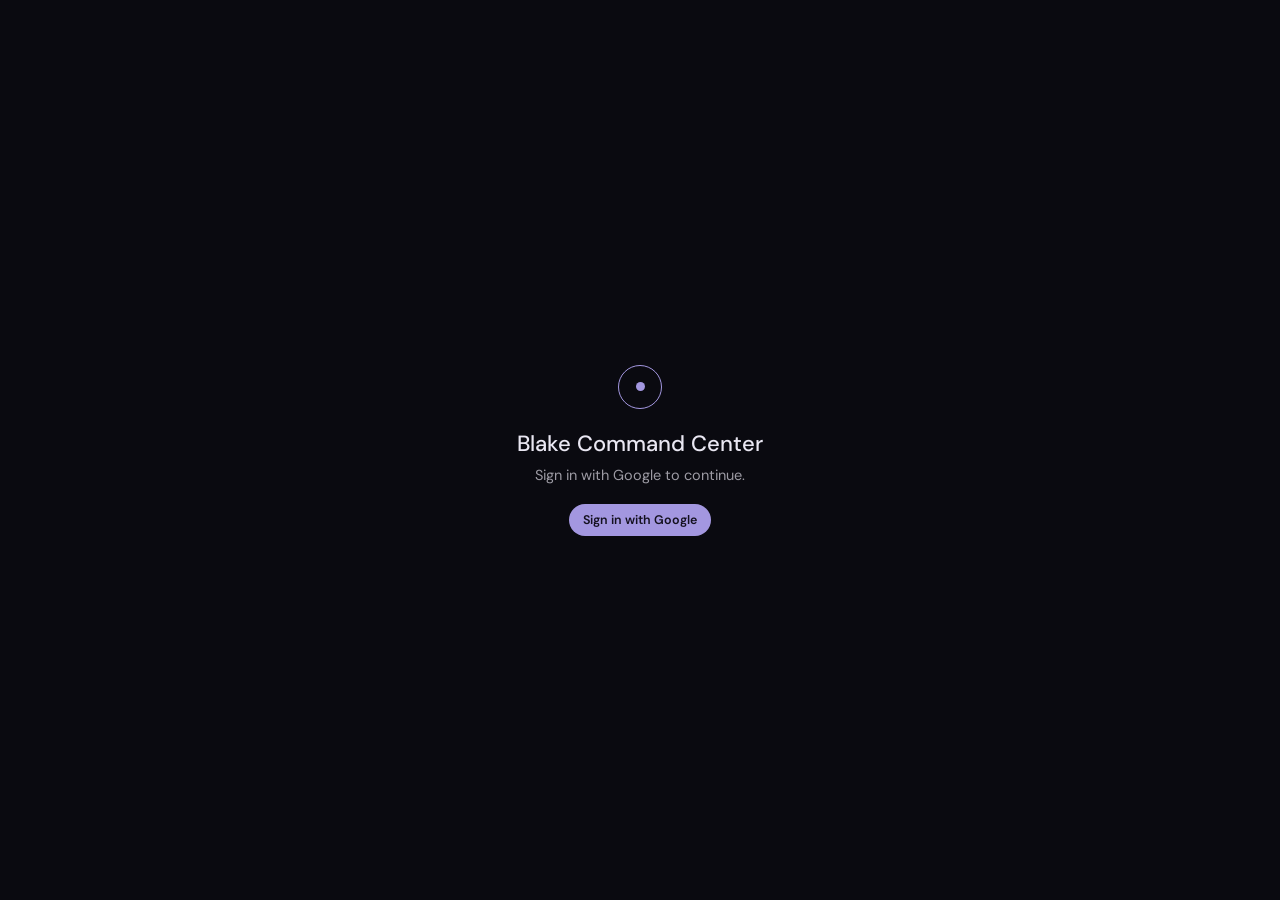
<file: command/index.html>
<!DOCTYPE html>
<html lang="en">
<head>
<meta charset="UTF-8" />
<meta name="viewport" content="width=device-width, initial-scale=1.0, maximum-scale=1.0, user-scalable=no" />
<title>Blake Command Center</title>
<link rel="icon" href="data:image/svg+xml,%3Csvg xmlns='http://www.w3.org/2000/svg' viewBox='0 0 24 24'%3E%3Ccircle cx='12' cy='12' r='10' fill='none' stroke='%23a397e0' stroke-width='1.6'/%3E%3Ccircle cx='12' cy='12' r='3' fill='%23a397e0'/%3E%3C/svg%3E" />
<link rel="manifest" href="manifest.json" />
<link rel="apple-touch-icon" href="../solace/icons/apple-touch-icon.png" />
<meta name="theme-color" content="#0a0a10" />
<meta name="mobile-web-app-capable" content="yes" />
<meta name="apple-mobile-web-app-capable" content="yes" />
<meta name="apple-mobile-web-app-status-bar-style" content="black-translucent" />
<meta name="apple-mobile-web-app-title" content="Blake Command" />
<link rel="preconnect" href="https://fonts.googleapis.com" />
<link rel="preconnect" href="https://fonts.gstatic.com" crossorigin />
<link href="https://fonts.googleapis.com/css2?family=DM+Sans:ital,opsz,wght@0,9..40,300;0,9..40,400;0,9..40,500;0,9..40,600;1,9..40,300&display=swap" rel="stylesheet" />
<link rel="stylesheet" href="styles.css" />
</head>
<body>

  <div class="bg"></div>
  <div id="devBypassBanner" class="dev-bypass-banner" hidden>
    Dev mode — Google sign-in isn't configured, this route is not actually gated yet.
  </div>

  <div id="authGate" class="auth-gate">
    <div class="auth-gate-inner">
      <div class="auth-mark"><span class="auth-mark-dot"></span></div>
      <h1>Blake Command Center</h1>
      <p>Sign in with Google to continue.</p>
      <button class="pill-btn-sm" id="googleSignInBtn">Sign in with Google</button>
      <p class="auth-error" id="authError" hidden></p>
    </div>
  </div>

  <div id="app" class="app" hidden>

    <header class="topbar">
      <div class="wordmark">BLAKE <span class="wordmark-thin">COMMAND</span></div>
      <div class="status-cluster">
        <button class="clock-pill focus-pill" id="focusBtn" title="Start a 25-minute focus timer">Focus</button>
        <span class="clock-pill" id="headerClock">--:--</span>
        <button class="icon-btn" id="fullscreenBtn" aria-label="Fullscreen" title="Fullscreen">
          <svg viewBox="0 0 24 24" width="15" height="15" fill="none" stroke="currentColor" stroke-width="1.8"><path d="M8 3H4v4M16 3h4v4M8 21H4v-4M16 21h4v-4"/></svg>
        </button>
        <button class="icon-btn" id="signOutBtn" aria-label="Sign out" title="Sign out">
          <svg viewBox="0 0 24 24" width="15" height="15" fill="none" stroke="currentColor" stroke-width="1.8"><path d="M9 21H5a2 2 0 0 1-2-2V5a2 2 0 0 1 2-2h4M16 17l5-5-5-5M21 12H9"/></svg>
        </button>
      </div>
    </header>

    <div class="greeting-block">
      <div class="greeting" id="greetingText">Good morning, Blake.</div>
      <div class="date-line" id="dateLine">—</div>
      <div class="accounts-row" id="accountsRow"></div>
    </div>

    <section class="now-section">
      <h2 class="section-label">Now</h2>
      <ul class="now-list" id="nowList"></ul>
    </section>

    <div class="grid-main">
      <section class="panel todos-panel">
        <div class="panel-head">
          <h2 class="panel-title">To-dos</h2>
          <span class="panel-meta" id="todoSummary">0 open · 0 completed</span>
        </div>
        <div class="todo-add-row">
          <input type="text" id="newTodoInput" placeholder="Add a task…" />
          <button id="addTodoBtn" class="pill-btn-sm">Add</button>
        </div>
        <ul class="todo-list" id="openTodoList"></ul>
        <details class="completed-details" id="completedDetails">
          <summary>Completed</summary>
          <ul class="todo-list todo-list-completed" id="completedTodoList"></ul>
        </details>
      </section>

      <section class="panel weather-panel">
        <div class="panel-head">
          <h2 class="panel-title">Weather</h2>
        </div>
        <div id="weatherBody"></div>
      </section>

      <section class="panel calendar-panel">
        <div class="panel-head">
          <h2 class="panel-title">Today's agenda</h2>
        </div>
        <div id="calendarBody"></div>
      </section>

      <section class="panel gmail-panel">
        <div class="panel-head">
          <h2 class="panel-title">Gmail</h2>
        </div>
        <div id="gmailBody"></div>
      </section>
    </div>

    <section class="panel notes-panel">
      <div class="panel-head">
        <h2 class="panel-title">Notes</h2>
      </div>
      <div class="notes-add-row">
        <input type="text" id="newNoteInput" placeholder="Jot something down…" />
        <button id="addNoteBtn" class="pill-btn-sm">Add</button>
      </div>
      <ul class="notes-list" id="notesList"></ul>
    </section>

    <section class="panel quicklaunch-panel">
      <div class="panel-head">
        <h2 class="panel-title">Quick launch</h2>
        <button id="editLinksBtn" class="ghost-btn-sm">Edit</button>
      </div>
      <div class="quicklaunch-grid" id="quickLaunchGrid"></div>
      <div class="quicklaunch-add-row" id="quickLaunchAddRow" hidden>
        <input type="text" name="emoji" id="newLinkEmoji" placeholder="🔗" maxlength="4" />
        <input type="text" name="label" id="newLinkLabel" placeholder="Label" />
        <input type="url" name="url" id="newLinkUrl" placeholder="https://…" />
        <button id="addLinkBtn" class="pill-btn-sm">Add</button>
      </div>
    </section>

    <details class="collapsible-section" id="attentionSection">
      <summary>Needs attention</summary>
      <div class="attention-body" id="attentionBody"></div>
    </details>

    <details class="collapsible-section" id="briefingSection">
      <summary>Briefing</summary>
      <div class="briefing-body" id="briefingBody"></div>
    </details>

  </div>

  <script src="../solace/vendor/supabase.js"></script>
  <script src="../shared/storage.js"></script>
  <script src="../shared/weather.js"></script>
  <script src="sports.js"></script>
  <script src="data.js"></script>
  <script src="app.js"></script>
</body>
</html>
</file>
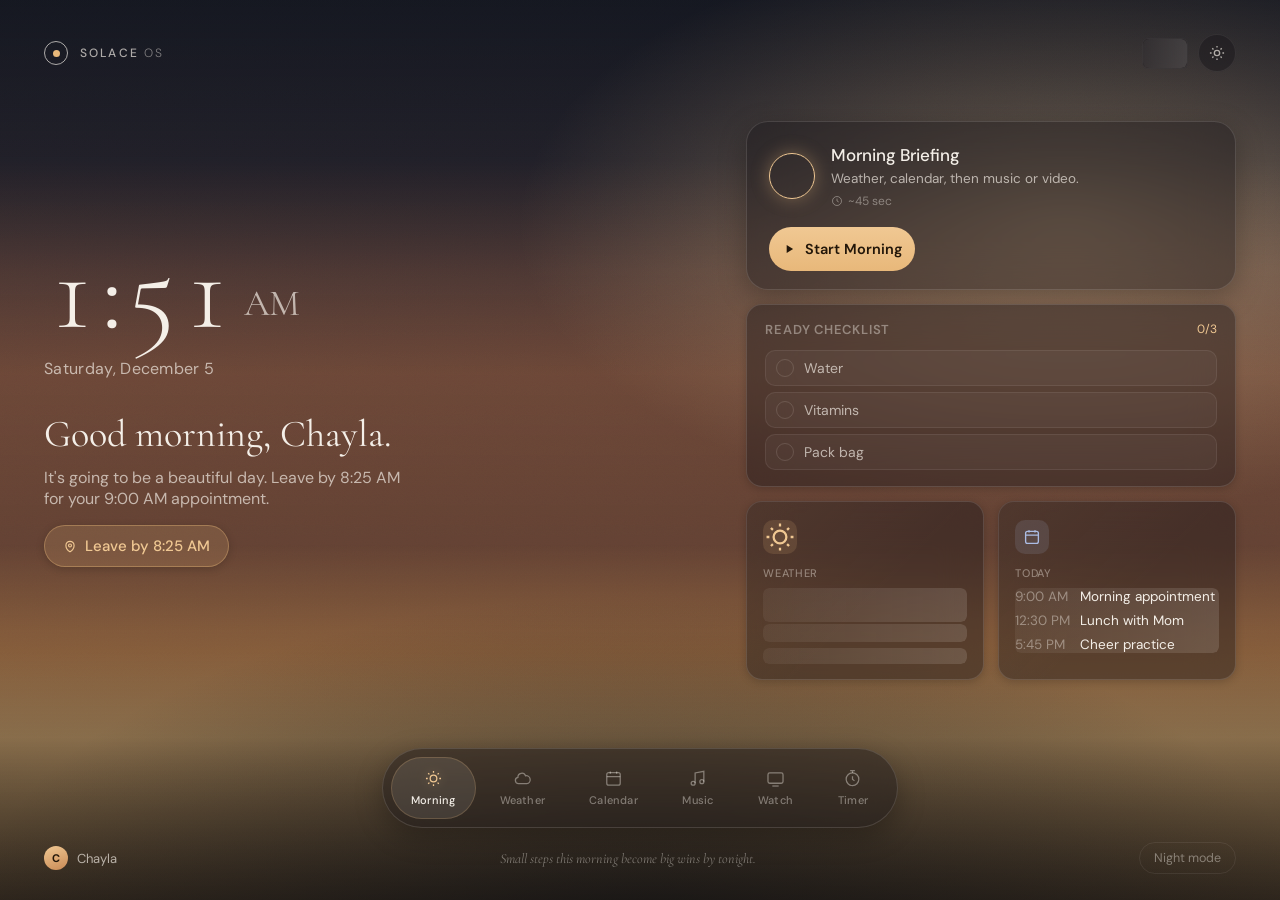
<file: solace/index.html>
<!DOCTYPE html>
<html lang="en">
<head>
<meta charset="UTF-8" />
<meta name="viewport" content="width=device-width, initial-scale=1.0, maximum-scale=1.0, user-scalable=no" />
<title>Solace</title>
<link rel="icon" href="data:image/svg+xml,%3Csvg xmlns='http://www.w3.org/2000/svg' viewBox='0 0 24 24'%3E%3Ccircle cx='12' cy='12' r='10' fill='none' stroke='%23e8b87a' stroke-width='1.6'/%3E%3Ccircle cx='12' cy='12' r='3' fill='%23e8b87a'/%3E%3C/svg%3E" />
<link rel="manifest" href="manifest.json" />
<link rel="apple-touch-icon" href="icons/apple-touch-icon.png" />
<meta name="theme-color" content="#0b0b0d" />
<meta name="mobile-web-app-capable" content="yes" />
<meta name="apple-mobile-web-app-capable" content="yes" />
<meta name="apple-mobile-web-app-status-bar-style" content="black-translucent" />
<meta name="apple-mobile-web-app-title" content="Solace" />
<link rel="preconnect" href="https://fonts.googleapis.com" />
<link rel="preconnect" href="https://fonts.gstatic.com" crossorigin />
<link href="https://fonts.googleapis.com/css2?family=Cormorant+Garamond:ital,wght@0,300;0,400;0,500;1,300&family=DM+Sans:ital,opsz,wght@0,9..40,300;0,9..40,400;0,9..40,500;0,9..40,600;1,9..40,300&display=swap" rel="stylesheet" />
<link rel="stylesheet" href="styles.css" />
</head>
<body>

  <div id="wallpaper" class="wallpaper"></div>
  <div class="grain"></div>
  <div class="wallpaper-scrim"></div>

  <div id="app" class="app">

    <!-- Top bar -->
    <header class="topbar">
      <div class="wordmark">
        <span class="mark"><span class="mark-dot"></span></span>
        <span class="wordmark-text">SOLACE <span class="wordmark-thin">OS</span></span>
      </div>
      <div class="status-cluster">
        <span class="status-pill" id="statusTemp">64°</span>
        <button class="icon-btn" id="settingsBtn" aria-label="Settings" title="Settings">
          <svg viewBox="0 0 24 24" width="20" height="20" fill="none" stroke="currentColor" stroke-width="1.6">
            <circle cx="12" cy="12" r="3.2"/>
            <path d="M12 3.5v2M12 18.5v2M20.5 12h-2M5.5 12h-2M17.66 6.34l-1.42 1.42M7.76 16.24l-1.42 1.42M17.66 17.66l-1.42-1.42M7.76 7.76 6.34 6.34"/>
          </svg>
        </button>
      </div>
    </header>

    <!-- Main ambient view -->
    <main class="stage">
      <section class="hero">
        <div class="clock-block">
          <div class="clock" id="clock">7:00<span class="ampm" id="clockAmpm">AM</span></div>
          <div class="date" id="dateLine">Tuesday, May 20</div>
          <div class="greeting" id="greeting">Good morning, Chayla.</div>
          <div class="context-line" id="contextLine">It's going to be a beautiful day. Ready when you are.</div>
          <div class="leave-by-pill" id="leaveByPill" hidden>
            <svg viewBox="0 0 24 24" width="14" height="14" fill="none" stroke="currentColor" stroke-width="2"><path d="M12 22s7-4.5 7-11a7 7 0 1 0-14 0c0 6.5 7 11 7 11z"/><circle cx="12" cy="11" r="2.5"/></svg>
            <span id="leaveByPillText">Leave by 8:25 AM</span>
          </div>
          <div class="glance-line" id="glanceLine"></div>
          <button class="vanity-start-btn ghost-btn" id="vanityStartBtn" type="button">Start briefing</button>
          <button class="timer-badge" id="timerBadge" hidden>
            <svg viewBox="0 0 24 24" width="13" height="13" fill="none" stroke="currentColor" stroke-width="2"><circle cx="12" cy="13" r="8"/><path d="M12 9v4l2.5 2M9 2h6"/></svg>
            <span id="timerBadgeText">4:32</span>
            <span class="timer-badge-label">left</span>
          </button>
        </div>
      </section>

      <section class="side">
        <button class="briefing-card" id="startMorningCard">
          <div class="briefing-top">
            <div class="orb" aria-hidden="true"><div class="orb-ring idle-breathe"></div></div>
            <div class="briefing-copy">
              <div class="briefing-title">Morning Briefing</div>
              <div class="briefing-sub">Weather, calendar, then music or video.</div>
              <div class="briefing-duration">
                <svg viewBox="0 0 24 24" width="12" height="12" fill="none" stroke="currentColor" stroke-width="1.8"><circle cx="12" cy="12" r="9"/><path d="M12 7v5l3.5 2"/></svg>
                ~45 sec
              </div>
            </div>
          </div>
          <div class="start-btn">
            <svg viewBox="0 0 24 24" width="14" height="14" fill="currentColor"><path d="M8 5v14l11-7z"/></svg>
            Start Morning
          </div>
        </button>

        <div class="routine-card" id="routineCard">
          <div class="routine-header">
            <h3 class="routine-title">Ready checklist</h3>
            <span class="routine-progress" id="routineProgress">0/3</span>
          </div>
          <ul class="routine-list" id="routineList"></ul>
        </div>

        <div class="preview-row">
          <div class="preview-card widget-card" id="weatherWidget">
            <div class="widget-icon weather-icon" id="weatherWidgetIcon" aria-hidden="true">
              <svg viewBox="0 0 24 24" width="18" height="18" fill="none" stroke="currentColor" stroke-width="1.8"><circle cx="12" cy="12" r="4.5"/><path d="M12 2.5v2M12 19.5v2M21.5 12h-2M4.5 12h-2M18.4 5.6l-1.4 1.4M7 17l-1.4 1.4M18.4 18.4 17 17M7 7 5.6 5.6"/></svg>
            </div>
            <div class="preview-label">Weather</div>
            <div class="preview-main" id="weatherTempPreview">64°</div>
            <div class="preview-sub" id="weatherCondPreview">Clear</div>
            <div class="preview-foot" id="weatherHighLowPreview">High 76° · Low 58°</div>
          </div>
          <div class="preview-card widget-card" id="calendarWidget">
            <div class="widget-icon calendar-icon" aria-hidden="true">
              <svg viewBox="0 0 24 24" width="18" height="18" fill="none" stroke="currentColor" stroke-width="1.8"><rect x="3.5" y="4.5" width="17" height="16" rx="2.5"/><path d="M3.5 9.5h17M8 3v3M16 3v3"/></svg>
            </div>
            <div class="preview-label">Today</div>
            <ul class="home-agenda-list" id="homeAgendaList"></ul>
          </div>
        </div>
      </section>
    </main>

    <!-- Panels (Weather / Calendar / Music / Watch) -->
    <section class="panel" id="panel-weather" hidden>
      <div class="panel-inner">
        <button class="panel-close" data-close-panel aria-label="Close">
          <svg viewBox="0 0 24 24" width="16" height="16" fill="none" stroke="currentColor" stroke-width="1.8"><path d="M6 6l12 12M18 6 6 18"/></svg>
        </button>
        <h2 class="panel-title" id="panelWeatherLocation">Your day</h2>
        <div class="panel-weather-hero">
          <div class="weather-cond-icon" id="panelWeatherIcon" aria-hidden="true"></div>
          <div>
            <div class="panel-weather-temp" id="panelWeatherTemp">64°</div>
            <div class="panel-weather-cond" id="panelWeatherCond">Clear</div>
          </div>
        </div>
        <div class="panel-weather-range" id="panelWeatherRange">High 76° · Low 58° · 30% chance of rain</div>
        <p class="panel-note" id="panelWeatherNote">Clear this morning with a warm afternoon.</p>

        <div class="weather-detail-row">
          <div class="weather-detail-item">
            <svg viewBox="0 0 24 24" width="16" height="16" fill="none" stroke="currentColor" stroke-width="1.6"><path d="M12 3v6M5.5 10.5 7 12M18.5 10.5 17 12M2 18h20M6 18a6 6 0 0 1 12 0"/></svg>
            <span class="weather-detail-label">Sunrise</span>
            <span class="weather-detail-value" id="panelSunrise">—</span>
          </div>
          <div class="weather-detail-item">
            <svg viewBox="0 0 24 24" width="16" height="16" fill="none" stroke="currentColor" stroke-width="1.6"><path d="M12 3v6M5.5 10.5 7 12M18.5 10.5 17 12M2 18h20M6 18a6 6 0 0 1 12 0" transform="rotate(180 12 12)"/></svg>
            <span class="weather-detail-label">Sunset</span>
            <span class="weather-detail-value" id="panelSunset">—</span>
          </div>
          <div class="weather-detail-item">
            <svg viewBox="0 0 24 24" width="16" height="16" fill="none" stroke="currentColor" stroke-width="1.6"><path d="M3 12h4l2-4 3 8 2-5 2 3h5"/></svg>
            <span class="weather-detail-label">Air quality</span>
            <span class="weather-detail-value" id="panelAqi">—</span>
          </div>
        </div>

        <div class="panel-divider"></div>
        <h3 class="subsection-title">Forecast</h3>
        <ul class="forecast-list" id="forecastList"></ul>
      </div>
    </section>

    <section class="panel" id="panel-calendar" hidden>
      <div class="panel-inner">
        <button class="panel-close" data-close-panel aria-label="Close">
          <svg viewBox="0 0 24 24" width="16" height="16" fill="none" stroke="currentColor" stroke-width="1.8"><path d="M6 6l12 12M18 6 6 18"/></svg>
        </button>
        <h2 class="panel-title">This week</h2>
        <div class="agenda-days" id="agendaDays"></div>
        <button class="pill-btn pill-btn-large" id="openFullCalendarBtn">Full calendar</button>
      </div>
    </section>

    <section class="panel" id="panel-music" hidden>
      <div class="panel-inner panel-center panel-music-inner">
        <button class="panel-close" data-close-panel aria-label="Close">
          <svg viewBox="0 0 24 24" width="16" height="16" fill="none" stroke="currentColor" stroke-width="1.8"><path d="M6 6l12 12M18 6 6 18"/></svg>
        </button>
        <h2 class="panel-title">Play something</h2>

        <div class="spotify-embed-wrap" id="spotifyEmbedWrap" hidden>
          <iframe
            id="spotifyEmbed"
            title="Spotify playlist"
            style="border-radius: 12px"
            width="100%"
            height="352"
            frameborder="0"
            allowfullscreen
            allow="autoplay; clipboard-write; encrypted-media; fullscreen; picture-in-picture"
            loading="lazy"
          ></iframe>
        </div>

        <div class="empty-state" id="spotifyEmptyState">
          <div class="empty-state-icon music-empty-icon" aria-hidden="true">
            <svg viewBox="0 0 24 24" width="32" height="32" fill="none" stroke="currentColor" stroke-width="1.4"><path d="M9 18V5l11-2v13"/><circle cx="6.5" cy="18" r="2.5"/><circle cx="17.5" cy="16" r="2.5"/></svg>
          </div>
          <p class="empty-state-title">No playlist yet</p>
          <p class="empty-state-desc">Add a Spotify playlist link in Settings to play it right here.</p>
          <button class="pill-btn pill-btn-large" id="musicPlayBtn">
            <svg viewBox="0 0 24 24" width="16" height="16" fill="currentColor"><path d="M8 5v14l11-7z"/></svg>
            Open Spotify
          </button>
        </div>
      </div>
    </section>

    <section class="panel" id="panel-timer" hidden>
      <div class="panel-inner">
        <button class="panel-close" data-close-panel aria-label="Close">
          <svg viewBox="0 0 24 24" width="16" height="16" fill="none" stroke="currentColor" stroke-width="1.8"><path d="M6 6l12 12M18 6 6 18"/></svg>
        </button>
        <h2 class="panel-title">Timer &amp; alarms</h2>

        <div class="timer-setup" id="timerSetup">
          <div class="timer-presets">
            <button class="preset-chip" data-minutes="5">5 min</button>
            <button class="preset-chip" data-minutes="10">10 min</button>
            <button class="preset-chip" data-minutes="15">15 min</button>
            <button class="preset-chip" data-minutes="20">20 min</button>
            <button class="preset-chip" data-minutes="30">30 min</button>
          </div>
          <div class="timer-custom-row">
            <input type="number" id="timerCustomMinutes" min="1" max="180" placeholder="Custom minutes" />
            <button class="pill-btn" id="timerStartBtn">Start</button>
          </div>
        </div>

        <div class="timer-display" id="timerDisplay" hidden>
          <div class="timer-countdown" id="timerCountdown">10:00</div>
          <div class="timer-controls">
            <button class="ghost-btn" id="timerPauseBtn">Pause</button>
            <button class="ghost-btn" id="timerCancelBtn">Cancel</button>
          </div>
        </div>

        <div class="panel-divider"></div>

        <h3 class="subsection-title">Alarms</h3>
        <ul class="feed-list" id="alarmList"></ul>
        <div class="feed-add-row">
          <input type="time" id="newAlarmTime" class="feed-label-input" />
          <input type="text" id="newAlarmLabel" placeholder="Label (optional)" class="feed-url-input" />
          <button class="pill-btn" id="addAlarmBtn">Add</button>
        </div>
      </div>
    </section>

    <section class="panel" id="panel-watch" hidden>
      <div class="panel-inner panel-center">
        <button class="panel-close" data-close-panel aria-label="Close">
          <svg viewBox="0 0 24 24" width="16" height="16" fill="none" stroke="currentColor" stroke-width="1.8"><path d="M6 6l12 12M18 6 6 18"/></svg>
        </button>
        <h2 class="panel-title">Watch something</h2>
        <div class="watch-grid" id="watchGrid"></div>
        <p class="panel-footnote">Opens in a new tab — Solace stays right here.</p>
      </div>
    </section>

    <!-- Bottom dock -->
    <nav class="dock" id="dock">
      <button class="dock-item active" data-view="morning">
        <svg viewBox="0 0 24 24" width="19" height="19" fill="none" stroke="currentColor" stroke-width="1.6"><circle cx="12" cy="12" r="4.2"/><path d="M12 2.5v2.2M12 19.3v2.2M21.5 12h-2.2M4.7 12H2.5M18.7 5.3l-1.55 1.55M6.85 17.15l-1.55 1.55M18.7 18.7l-1.55-1.55M6.85 6.85 5.3 5.3"/></svg>
        <span>Morning</span>
      </button>
      <button class="dock-item" data-view="weather">
        <svg viewBox="0 0 24 24" width="19" height="19" fill="none" stroke="currentColor" stroke-width="1.6"><path d="M7 18.5a4 4 0 0 1-.8-7.92 5 5 0 0 1 9.66-2A4.5 4.5 0 0 1 17.5 18.5H7Z"/></svg>
        <span>Weather</span>
      </button>
      <button class="dock-item" data-view="calendar">
        <svg viewBox="0 0 24 24" width="19" height="19" fill="none" stroke="currentColor" stroke-width="1.6"><rect x="3.5" y="4.5" width="17" height="16" rx="2.5"/><path d="M3.5 9.5h17M8 3v3M16 3v3"/></svg>
        <span>Calendar</span>
      </button>
      <button class="dock-item" data-view="music">
        <svg viewBox="0 0 24 24" width="19" height="19" fill="none" stroke="currentColor" stroke-width="1.6"><path d="M9 18V5l11-2v13"/><circle cx="6.5" cy="18" r="2.5"/><circle cx="17.5" cy="16" r="2.5"/></svg>
        <span>Music</span>
      </button>
      <button class="dock-item" data-view="watch">
        <svg viewBox="0 0 24 24" width="19" height="19" fill="none" stroke="currentColor" stroke-width="1.6"><rect x="2.5" y="5" width="19" height="13" rx="2.2"/><path d="M8 21.5h8"/></svg>
        <span>Watch</span>
      </button>
      <button class="dock-item" data-view="timer">
        <svg viewBox="0 0 24 24" width="19" height="19" fill="none" stroke="currentColor" stroke-width="1.6"><circle cx="12" cy="13" r="8"/><path d="M12 9v4l2.5 2M9 2h6M12 2v3"/></svg>
        <span>Timer</span>
      </button>
    </nav>

    <!-- Bottom-left profile / quote strip (ambient) -->
    <div class="bottom-strip">
      <div class="profile-chip">
        <span class="avatar" id="avatarInitial">C</span>
        <span id="profileName">Chayla</span>
      </div>
      <div class="quote-line" id="quoteLine">Your day is already unfolding. Let's make it a good one.</div>
      <button class="ghost-btn" id="nightModeBtn">Night mode</button>
    </div>
  </div>

  <!-- Morning briefing overlay -->
  <div class="briefing-overlay" id="briefingOverlay" hidden>
    <div class="briefing-stage">
      <div class="briefing-progress-wrap" id="briefingProgressWrap" aria-hidden="true">
        <div class="briefing-progress-track">
          <div class="briefing-progress-bar" id="briefingProgressBar"></div>
        </div>
        <span class="briefing-progress-label" id="briefingProgressLabel">Morning briefing</span>
      </div>
      <div class="briefing-orb" id="briefingOrb"><div class="orb-ring big"></div><div class="orb-ring big delay"></div></div>
      <div class="briefing-text" id="briefingText">Good morning, Chayla.</div>
      <div class="briefing-media-choices" id="briefingChoices" hidden>
        <button class="choice-btn" data-action="music">Play Music</button>
        <button class="choice-btn" data-action="youtube">YouTube</button>
        <button class="choice-btn" data-action="netflix">Netflix</button>
        <button class="choice-btn" data-action="peacock">Peacock</button>
        <button class="choice-btn choice-btn-quiet" data-action="none">Not Now</button>
      </div>
      <button class="briefing-close" id="briefingClose" aria-label="Close">
        <svg viewBox="0 0 24 24" width="18" height="18" fill="none" stroke="currentColor" stroke-width="1.8"><path d="M6 6l12 12M18 6 6 18"/></svg>
      </button>
    </div>
  </div>

  <!-- Timer/alarm alert overlay -->
  <div class="briefing-overlay" id="alertOverlay" hidden>
    <div class="briefing-stage">
      <div class="briefing-orb"><div class="orb-ring big"></div><div class="orb-ring big delay"></div></div>
      <div class="briefing-text" id="alertText">Time's up!</div>
      <div class="briefing-media-choices">
        <button class="choice-btn" id="alertSnoozeBtn" hidden>Snooze</button>
        <button class="choice-btn" id="alertDismissBtn">Dismiss</button>
      </div>
    </div>
  </div>

  <!-- Full calendar page overlay -->
  <div class="settings-overlay" id="calendarPageOverlay" hidden>
    <div class="settings-panel calendar-page-panel">
      <div class="settings-header calendar-page-header">
        <div class="calendar-page-header-row">
          <div class="calendar-page-tabs" id="calendarPageTabs">
            <button class="cal-tab active" data-cal-view="agenda" type="button">Agenda</button>
            <button class="cal-tab" data-cal-view="week" type="button">Week</button>
            <button class="cal-tab" data-cal-view="month" type="button">Month</button>
          </div>
          <button class="icon-btn" id="calendarPageClose" aria-label="Close">
            <svg viewBox="0 0 24 24" width="18" height="18" fill="none" stroke="currentColor" stroke-width="1.8"><path d="M6 6l12 12M18 6 6 18"/></svg>
          </button>
        </div>

        <div class="calendar-page-nav">
          <button class="icon-btn" id="calendarPagePrev" aria-label="Previous">
            <svg viewBox="0 0 24 24" width="16" height="16" fill="none" stroke="currentColor" stroke-width="2"><path d="M15 6l-6 6 6 6"/></svg>
          </button>
          <span class="calendar-page-range" id="calendarPageRange">This week</span>
          <button class="icon-btn" id="calendarPageNext" aria-label="Next">
            <svg viewBox="0 0 24 24" width="16" height="16" fill="none" stroke="currentColor" stroke-width="2"><path d="M9 6l6 6-6 6"/></svg>
          </button>
          <button class="ghost-btn calendar-page-today-btn" id="calendarPageTodayBtn" type="button">Today</button>
        </div>
      </div>

      <div class="settings-body calendar-page-body" id="calendarPageBody"></div>
    </div>
  </div>

  <!-- Settings overlay -->
  <div class="settings-overlay" id="settingsOverlay" hidden>
    <div class="settings-panel">
      <div class="settings-header">
        <h2>Settings</h2>
        <button class="icon-btn" id="settingsClose" aria-label="Close">
          <svg viewBox="0 0 24 24" width="18" height="18" fill="none" stroke="currentColor" stroke-width="1.8"><path d="M6 6l12 12M18 6 6 18"/></svg>
        </button>
      </div>

      <div class="settings-body">
        <section class="settings-section">
          <h3 class="settings-section-title">Profile</h3>
          <label class="field">
            <span class="field-label">Name</span>
            <input type="text" id="settingName" placeholder="Chayla" />
          </label>

          <label class="field">
            <span class="field-label">Device name</span>
            <input type="text" id="settingDevice" placeholder="Solace" />
          </label>
        </section>

        <section class="settings-section">
          <h3 class="settings-section-title">Media</h3>
          <label class="field">
            <span class="field-label">Spotify playlist link</span>
            <input type="url" id="settingSpotifyUrl" placeholder="https://open.spotify.com/playlist/..." />
          </label>
        </section>

        <section class="settings-section">
          <h3 class="settings-section-title">Watch &amp; streaming</h3>
          <div class="field">
            <span class="field-label">Tiles</span>
          <ul class="feed-list" id="watchTileList"></ul>
          <div class="feed-add-row">
            <input type="text" id="newWatchLabel" placeholder="Label (e.g. Disney+)" class="feed-label-input" />
            <input type="url" id="newWatchUrl" placeholder="https://..." class="feed-url-input" />
            <button class="pill-btn" id="addWatchBtn">Add</button>
          </div>
          <div class="field-hint" id="watchHint">Add your own streaming links, or remove the ones you don't use.</div>
          </div>
        </section>

        <section class="settings-section">
          <h3 class="settings-section-title">Calendar accounts</h3>
          <div class="field">
            <span class="field-label">Connected calendars</span>
          <ul class="feed-list" id="calendarFeedList"></ul>
          <div class="feed-add-row">
            <input type="text" id="newFeedLabel" placeholder="Display name (e.g. Chayla — Personal)" class="feed-label-input" />
            <input type="url" id="newFeedUrl" placeholder="Paste calendar link (webcal:// or https://)" class="feed-url-input" />
            <button class="pill-btn" id="addFeedBtn">Add calendar</button>
          </div>
          <div class="field-hint" id="feedHint">From the Calendar app: calendar name → Share Calendar → Public Calendar, then copy the link.</div>
          </div>
        </section>

        <section class="settings-section">
          <h3 class="settings-section-title">Weather</h3>
          <label class="field">
            <span class="field-label">ZIP code</span>
            <input type="text" id="settingWeatherZip" placeholder="97062" inputmode="numeric" maxlength="5" />
          </label>
          <div class="field-hint" id="weatherLocationHint">Currently: Tualatin, OR</div>
        </section>

        <section class="settings-section">
          <h3 class="settings-section-title">Display</h3>
          <label class="field">
            <span class="field-label">Layout preset</span>
            <select id="settingDisplayMode">
              <option value="standard">Standard — full dashboard</option>
              <option value="vanity">Vanity — leave-by focus, high contrast</option>
              <option value="ambient">Ambient — minimal idle glance</option>
            </select>
          </label>
          <div class="field field-row">
            <span class="field-label">Idle photo slideshow</span>
            <button class="toggle" id="toggleSlideshow" role="switch" aria-checked="false"><span class="toggle-knob"></span></button>
          </div>
          <div class="field field-row">
            <span class="field-label">Morning close ritual</span>
            <button class="toggle" id="toggleMorningClose" role="switch" aria-checked="true"><span class="toggle-knob"></span></button>
          </div>
        </section>

        <section class="settings-section">
          <h3 class="settings-section-title">Morning routine</h3>
          <p class="field-hint field-hint-top">Daily checklist on the morning view. Resets each day.</p>
          <ul class="feed-list" id="routineSettingsList"></ul>
          <div class="feed-add-row">
            <input type="text" id="newRoutineItem" placeholder="e.g. Water, vitamins, pack bag" class="feed-url-input" />
            <button class="pill-btn" id="addRoutineBtn">Add</button>
          </div>
        </section>

        <section class="settings-section">
          <h3 class="settings-section-title">Appearance</h3>
          <div class="field">
            <span class="field-label">Wallpaper</span>
          <div class="wallpaper-row">
            <button class="pill-btn" id="wallpaperUploadBtn">Upload photo</button>
            <button class="ghost-btn" id="wallpaperResetBtn">Use default</button>
          </div>
          <input type="file" id="wallpaperInput" accept="image/*" hidden />
          <div class="field-hint" id="wallpaperHint"></div>
          </div>
          <div class="field">
            <span class="field-label">Idle slideshow photos</span>
            <div class="wallpaper-row">
              <button class="pill-btn" id="slideshowUploadBtn">Add photos</button>
              <button class="ghost-btn" id="slideshowClearBtn">Clear all</button>
            </div>
            <input type="file" id="slideshowInput" accept="image/*" multiple hidden />
            <div class="field-hint" id="slideshowHint">Cycle through these when idle (if slideshow is on).</div>
          </div>
        </section>

        <section class="settings-section">
          <h3 class="settings-section-title">Briefing</h3>
          <div class="field">
            <span class="field-label">Voice</span>
            <div class="wallpaper-row">
              <select id="settingVoice"></select>
              <button class="pill-btn" id="voicePreviewBtn" type="button">Preview</button>
            </div>
            <div class="field-hint">Voices marked "Network" are usually far more natural than the "Device" ones — try a few.</div>
          </div>

          <div class="field field-row">
            <span class="field-label">Speak briefing aloud</span>
            <button class="toggle" id="toggleVoice" role="switch" aria-checked="true"><span class="toggle-knob"></span></button>
          </div>

          <div class="field field-row">
            <span class="field-label">Morning auto-start</span>
            <button class="toggle" id="toggleAutoStart" role="switch" aria-checked="false"><span class="toggle-knob"></span></button>
          </div>

          <label class="field">
            <span class="field-label">Morning start time</span>
            <input type="time" id="settingStartTime" value="07:00" />
          </label>
        </section>

        <div class="settings-footer">
          <button class="pill-btn pill-btn-large" id="settingsSaveBtn">Save changes</button>
          <div class="field-hint settings-status" id="dataSourceHint">Checking for live updates…</div>
        </div>
      </div>
    </div>
  </div>

  <script src="vendor/supabase.js"></script>
  <script src="data.js"></script>
  <script src="app.js"></script>
</body>
</html>
</file>
<file: command/styles.css>
:root {
  /* Color — deliberately distinct from Solace's warm amber palette: cool,
     dark, slightly purple. A personal terminal, not a second Solace. */
  --ink: #e9e7f2;
  --ink-dim: rgba(233, 231, 242, 0.66);
  --ink-faint: rgba(233, 231, 242, 0.4);
  --accent: #a397e0;
  --accent-strong: #bcb2ee;
  --accent-deep: #6f63a8;
  --ground: #0a0a10;
  --surface: rgba(24, 21, 34, 0.55);
  --surface-strong: rgba(19, 17, 28, 0.72);
  --surface-border: rgba(233, 231, 242, 0.1);
  --surface-border-soft: rgba(233, 231, 242, 0.06);
  --live: #7fd8a0;
  --local: #8fb4e0;
  --placeholder: rgba(233, 231, 242, 0.38);

  --font-body: "DM Sans", -apple-system, "SF Pro Display", "Segoe UI", Inter, Roboto, system-ui, sans-serif;
  --font-mono: ui-monospace, "SF Mono", "JetBrains Mono", Menlo, Consolas, monospace;

  --space-1: 4px;
  --space-2: 8px;
  --space-3: 12px;
  --space-4: 16px;
  --space-5: 20px;
  --space-6: 24px;
  --space-7: 32px;

  --radius-lg: 18px;
  --radius-md: 14px;
  --radius-sm: 9px;
  --blur: 18px;
  --ease: cubic-bezier(0.22, 1, 0.36, 1);
}

* { box-sizing: border-box; }
[hidden] { display: none !important; }

html, body {
  min-height: 100%;
  margin: 0;
  background: var(--ground);
  font-family: var(--font-body);
  color: var(--ink);
  -webkit-font-smoothing: antialiased;
}

button, input {
  font-family: inherit;
  color: inherit;
}

button {
  cursor: pointer;
  background: none;
  border: none;
}

button:focus-visible,
input:focus-visible {
  outline: 2px solid var(--accent);
  outline-offset: 2px;
}

.bg {
  position: fixed;
  inset: 0;
  z-index: -1;
  background:
    radial-gradient(ellipse 60% 40% at 20% 0%, rgba(163, 151, 224, 0.1), transparent 60%),
    radial-gradient(ellipse 50% 40% at 100% 100%, rgba(111, 99, 168, 0.08), transparent 60%),
    var(--ground);
}

/* ---------- auth gate ---------- */

.auth-gate {
  min-height: 100vh;
  display: flex;
  align-items: center;
  justify-content: center;
  padding: var(--space-6);
}

.auth-gate-inner {
  text-align: center;
  max-width: 360px;
}

.auth-mark {
  width: 44px;
  height: 44px;
  margin: 0 auto var(--space-5);
  border-radius: 50%;
  border: 1.4px solid var(--accent);
  display: flex;
  align-items: center;
  justify-content: center;
}

.auth-mark-dot { width: 9px; height: 9px; border-radius: 50%; background: var(--accent); }

.auth-gate h1 {
  font-size: 22px;
  font-weight: 500;
  margin: 0 0 var(--space-2);
}

.auth-gate p {
  color: var(--ink-dim);
  font-size: 14.5px;
  margin: 0 0 var(--space-5);
}

.auth-error {
  color: #e08a8a;
  font-size: 13px;
  margin-top: var(--space-4) !important;
}

.dev-bypass-banner {
  background: rgba(224, 138, 138, 0.14);
  border-bottom: 1px solid rgba(224, 138, 138, 0.3);
  color: #e0a0a0;
  font-size: 12.5px;
  text-align: center;
  padding: 7px var(--space-4);
}

/* ---------- shell ---------- */

.app {
  max-width: 900px;
  margin: 0 auto;
  padding: var(--space-6) var(--space-5) var(--space-7);
}

.topbar {
  display: flex;
  align-items: center;
  justify-content: space-between;
  margin-bottom: var(--space-6);
}

.wordmark {
  font-size: 11px;
  font-weight: 600;
  letter-spacing: 0.16em;
  color: var(--ink-dim);
}

.wordmark-thin { font-weight: 400; opacity: 0.65; color: var(--accent); }

.status-cluster { display: flex; align-items: center; gap: var(--space-2); }

.clock-pill {
  font-family: var(--font-mono);
  font-size: 13px;
  color: var(--ink-dim);
  padding: 6px 12px;
  border-radius: 999px;
  background: var(--surface);
  border: 1px solid var(--surface-border-soft);
}

.icon-btn {
  width: 32px;
  height: 32px;
  border-radius: 50%;
  display: flex;
  align-items: center;
  justify-content: center;
  color: var(--ink-dim);
  background: var(--surface);
  border: 1px solid var(--surface-border-soft);
  transition: background 0.2s var(--ease), color 0.2s var(--ease);
}

.icon-btn:hover { color: var(--ink); background: var(--surface-strong); }

.focus-pill { font-family: var(--font-mono); cursor: pointer; }
.focus-pill-running { color: var(--accent-strong); border-color: rgba(163, 151, 224, 0.4); }
.focus-pill-done { color: var(--live); border-color: rgba(127, 216, 160, 0.4); }

.greeting-block { margin-bottom: var(--space-6); }

.greeting {
  font-size: 22px;
  font-weight: 500;
}

.date-line {
  margin-top: 3px;
  font-size: 13.5px;
  color: var(--ink-faint);
  font-family: var(--font-mono);
}

.accounts-row {
  display: flex;
  align-items: center;
  gap: 8px;
  margin-top: 10px;
  flex-wrap: wrap;
}

.account-chip {
  display: inline-flex;
  align-items: center;
  gap: 6px;
  font-size: 11.5px;
  color: var(--ink-dim);
  background: var(--surface);
  border: 1px solid var(--surface-border-soft);
  border-radius: 999px;
  padding: 4px 8px 4px 7px;
}

.account-dot {
  display: inline-block;
  width: 7px;
  height: 7px;
  border-radius: 50%;
  flex-shrink: 0;
}

.account-chip-error {
  color: #e08a8a;
  font-weight: 700;
  font-size: 10.5px;
}

.account-chip-remove {
  color: var(--ink-faint);
  font-size: 13px;
  line-height: 1;
  padding: 0 0 0 2px;
}
.account-chip-remove:hover { color: #e08a8a; }

.account-add-btn { font-size: 11.5px; }

/* ---------- Now ---------- */

.section-label {
  font-size: 10.5px;
  font-weight: 600;
  letter-spacing: 0.14em;
  text-transform: uppercase;
  color: var(--ink-faint);
  margin: 0 0 var(--space-2);
}

.now-section { margin-bottom: var(--space-6); }

.now-list {
  list-style: none;
  margin: 0;
  padding: 0;
  display: flex;
  flex-direction: column;
  gap: 6px;
}

.now-item {
  font-size: 15px;
  padding: 9px 14px;
  border-radius: var(--radius-sm);
  background: var(--surface);
  border: 1px solid var(--surface-border-soft);
}

.now-item-action { color: var(--ink); border-color: rgba(163, 151, 224, 0.3); }
.now-item-info { color: var(--ink-dim); }
.now-item-muted { color: var(--ink-faint); }

/* ---------- panels (grid) ---------- */

.grid-main {
  display: grid;
  grid-template-columns: 1fr 1fr;
  gap: var(--space-4);
  margin-bottom: var(--space-4);
}

.panel {
  background: var(--surface);
  border: 1px solid var(--surface-border-soft);
  border-radius: var(--radius-lg);
  padding: var(--space-4) var(--space-5);
}

.panel-head {
  display: flex;
  align-items: baseline;
  justify-content: space-between;
  margin-bottom: var(--space-3);
}

.panel-title { font-size: 14px; font-weight: 500; margin: 0; }
.panel-meta { font-size: 12px; color: var(--ink-faint); font-family: var(--font-mono); }

.card-placeholder {
  font-size: 13.5px;
  color: var(--ink-faint);
  padding: var(--space-2) 0;
}

.text-link { color: var(--accent-strong); background: none; border: none; padding: 0; font-size: inherit; text-decoration: underline; cursor: pointer; }

/* ---------- todos ---------- */

.todo-add-row { display: flex; gap: 8px; margin-bottom: var(--space-3); }

.todo-add-row input {
  flex: 1;
  padding: 8px 12px;
  border-radius: var(--radius-sm);
  background: rgba(255, 255, 255, 0.03);
  border: 1px solid var(--surface-border-soft);
  font-size: 13.5px;
}

.pill-btn-sm {
  padding: 8px 14px;
  border-radius: 999px;
  background: var(--accent);
  color: #14111f;
  font-size: 12.5px;
  font-weight: 600;
  white-space: nowrap;
}

.ghost-btn-sm {
  padding: 5px 12px;
  border-radius: 999px;
  border: 1px solid var(--surface-border-soft);
  color: var(--ink-dim);
  font-size: 12px;
}

.todo-list { list-style: none; margin: 0; padding: 0; }

.todo-row {
  display: flex;
  align-items: center;
  gap: 10px;
  padding: 7px 0;
}

.todo-check {
  width: 17px;
  height: 17px;
  border-radius: 5px;
  border: 1.4px solid var(--surface-border);
  flex-shrink: 0;
  display: flex;
  align-items: center;
  justify-content: center;
}

.todo-row-done .todo-check { background: var(--accent-deep); border-color: var(--accent-deep); }
.todo-check-mark { width: 9px; height: 9px; }
.todo-row-done .todo-check-mark { background: var(--ink); border-radius: 2px; }

.todo-title { flex: 1; font-size: 13.5px; }
.todo-row-done .todo-title { color: var(--ink-faint); text-decoration: line-through; }

.todo-delete { color: var(--ink-faint); opacity: 0; transition: opacity 0.15s var(--ease); }
.todo-row:hover .todo-delete { opacity: 1; }
.todo-delete:hover { color: #e08a8a; }

.todo-empty { font-size: 13px; color: var(--ink-faint); padding: 6px 0; }

/* ---------- notes ---------- */

.notes-panel { margin-bottom: var(--space-4); }

.notes-add-row { display: flex; gap: 8px; margin-bottom: var(--space-3); }

.notes-add-row input {
  flex: 1;
  padding: 8px 12px;
  border-radius: var(--radius-sm);
  background: rgba(255, 255, 255, 0.03);
  border: 1px solid var(--surface-border-soft);
  font-size: 13.5px;
}

.notes-list { list-style: none; margin: 0; padding: 0; }

.notes-row {
  display: flex;
  align-items: baseline;
  gap: 10px;
  padding: 7px 0;
  border-top: 1px solid var(--surface-border-soft);
}

.notes-row:first-child { border-top: none; }

.notes-text { flex: 1; font-size: 13.5px; }
.notes-time { font-size: 11px; color: var(--ink-faint); font-family: var(--font-mono); white-space: nowrap; }

.notes-delete { color: var(--ink-faint); opacity: 0; transition: opacity 0.15s var(--ease); }
.notes-row:hover .notes-delete { opacity: 1; }
.notes-delete:hover { color: #e08a8a; }

.notes-empty { font-size: 13px; color: var(--ink-faint); padding: 6px 0; }

.completed-details { margin-top: var(--space-2); }
.completed-details summary {
  font-size: 12px;
  color: var(--ink-faint);
  cursor: pointer;
  list-style: none;
}
.completed-details summary::-webkit-details-marker { display: none; }

/* ---------- agenda (calendar) ---------- */

.agenda-list { list-style: none; margin: 0; padding: 0; display: flex; flex-direction: column; gap: 8px; }

.agenda-row {
  display: flex;
  align-items: center;
  gap: 10px;
  font-size: 13px;
  padding: 6px 0;
  border-bottom: 1px solid var(--surface-border-soft);
}
.agenda-row:last-child { border-bottom: none; }

.agenda-time { color: var(--ink-faint); font-family: var(--font-mono); min-width: 64px; flex-shrink: 0; }
.agenda-body { flex: 1; min-width: 0; }
.agenda-title { display: block; }
.agenda-loc { font-size: 11.5px; color: var(--ink-faint); margin-top: 2px; }

.agenda-row-past { opacity: 0.4; }
.agenda-row-past .agenda-title { text-decoration: line-through; }
.agenda-row-overlap { border-left: 2px solid #e0a05a; padding-left: 8px; }

.agenda-row-next {
  background: rgba(163, 151, 224, 0.08);
  border-radius: var(--radius-sm);
  margin: 0 -8px;
  padding: 6px 8px;
}
.agenda-row-next .agenda-title { font-weight: 600; }

.agenda-next-badge {
  display: inline-block;
  font-size: 9px;
  font-weight: 700;
  letter-spacing: 0.05em;
  text-transform: uppercase;
  color: var(--accent-strong);
  background: rgba(163, 151, 224, 0.16);
  border-radius: 4px;
  padding: 1px 5px;
  margin-right: 5px;
  vertical-align: middle;
}

/* ---------- gmail ---------- */

.gmail-unread-count { font-size: 12px; color: var(--ink-faint); margin-bottom: var(--space-2); font-family: var(--font-mono); }

.gmail-list { list-style: none; margin: 0; padding: 0; display: flex; flex-direction: column; gap: 8px; }

.gmail-row {
  display: flex;
  align-items: center;
  justify-content: space-between;
  gap: 10px;
  font-size: 13px;
  padding: 6px 0;
  border-bottom: 1px solid var(--surface-border-soft);
}
.gmail-row:last-child { border-bottom: none; }

.gmail-body { display: flex; flex-direction: column; min-width: 0; }
.gmail-sender { font-weight: 500; }
.gmail-subject { color: var(--ink-dim); font-size: 12px; overflow: hidden; text-overflow: ellipsis; white-space: nowrap; }

.gmail-dismiss {
  color: var(--ink-faint);
  font-size: 15px;
  line-height: 1;
  flex-shrink: 0;
  opacity: 0;
  transition: opacity 0.15s var(--ease);
}
.gmail-row:hover .gmail-dismiss { opacity: 1; }
.gmail-dismiss:hover { color: #e08a8a; }

/* ---------- weather ---------- */

.weather-main { display: flex; align-items: baseline; gap: 10px; }
.weather-temp { font-size: 30px; font-weight: 300; font-family: var(--font-mono); }
.weather-cond { font-size: 13.5px; color: var(--ink-dim); }
.weather-sub { font-size: 12px; color: var(--ink-faint); margin-top: 4px; }

/* ---------- quick launch ---------- */

.quicklaunch-panel { margin-bottom: var(--space-4); }

.quicklaunch-grid {
  display: grid;
  grid-template-columns: repeat(auto-fill, minmax(76px, 1fr));
  gap: 8px;
}

.quicklaunch-item { position: relative; }

.quicklaunch-link {
  display: flex;
  flex-direction: column;
  align-items: center;
  gap: 5px;
  padding: 10px 4px;
  border-radius: var(--radius-sm);
  background: rgba(255, 255, 255, 0.03);
  border: 1px solid var(--surface-border-soft);
  text-decoration: none;
  color: var(--ink-dim);
  transition: background 0.15s var(--ease), color 0.15s var(--ease);
}
.quicklaunch-link:hover { background: var(--surface-strong); color: var(--ink); }

.quicklaunch-emoji { font-size: 18px; }
.quicklaunch-label { font-size: 10.5px; text-align: center; overflow: hidden; text-overflow: ellipsis; white-space: nowrap; max-width: 100%; }

.quicklaunch-remove {
  position: absolute;
  top: -6px;
  right: -6px;
  width: 18px;
  height: 18px;
  border-radius: 50%;
  background: #e08a8a;
  color: #14111f;
  font-size: 12px;
  line-height: 1;
  display: flex;
  align-items: center;
  justify-content: center;
}

.quicklaunch-add-row {
  display: flex;
  gap: 6px;
  margin-top: var(--space-3);
  flex-wrap: wrap;
}

.quicklaunch-add-row input {
  padding: 7px 10px;
  border-radius: var(--radius-sm);
  background: rgba(255, 255, 255, 0.03);
  border: 1px solid var(--surface-border-soft);
  font-size: 12.5px;
}

.quicklaunch-add-row input[name="emoji"] { width: 48px; text-align: center; }
.quicklaunch-add-row input[name="label"] { flex: 1; min-width: 100px; }
.quicklaunch-add-row input[name="url"] { flex: 2; min-width: 140px; }

/* ---------- collapsible sections ---------- */

.collapsible-section {
  border-top: 1px solid var(--surface-border-soft);
  padding-top: var(--space-3);
  margin-top: var(--space-3);
}

.collapsible-section summary {
  cursor: pointer;
  font-size: 12px;
  font-weight: 600;
  letter-spacing: 0.08em;
  text-transform: uppercase;
  color: var(--ink-faint);
  list-style: none;
  padding: 4px 0;
}
.collapsible-section summary::-webkit-details-marker { display: none; }
.collapsible-section summary::before { content: "▸ "; }
.collapsible-section[open] summary::before { content: "▾ "; }

.attention-list, .briefing-body { list-style: none; margin: var(--space-2) 0 0; padding: 0; }

.attention-row, .briefing-row {
  display: flex;
  align-items: center;
  justify-content: space-between;
  font-size: 13px;
  padding: 6px 0;
  border-bottom: 1px solid var(--surface-border-soft);
}
.attention-row:last-child, .briefing-row:last-child { border-bottom: none; }
.briefing-row-placeholder { color: var(--ink-faint); }

.badge {
  font-size: 10px;
  font-weight: 600;
  letter-spacing: 0.04em;
  text-transform: uppercase;
  padding: 2px 8px;
  border-radius: 999px;
}
.badge-live { background: rgba(127, 216, 160, 0.16); color: var(--live); }
.badge-local { background: rgba(143, 180, 224, 0.16); color: var(--local); }
.badge-placeholder { background: rgba(233, 231, 242, 0.06); color: var(--placeholder); }

@media (max-width: 720px) {
  .grid-main { grid-template-columns: 1fr; }
  .app { padding: var(--space-5) var(--space-4) var(--space-6); }
}
</file>
<file: solace/styles.css>
:root {
  /* Color */
  --ink: #f4efe8;
  --ink-dim: rgba(244, 239, 232, 0.68);
  --ink-faint: rgba(244, 239, 232, 0.42);
  --accent: #e8b87a;
  --accent-strong: #f0c893;
  --accent-deep: #c98a55;
  --ground: #0b0b0d;
  --dusk: #1c2231;
  --ember: #8a5a45;
  --surface: rgba(20, 18, 22, 0.38);
  --surface-strong: rgba(16, 14, 18, 0.56);
  --surface-border: rgba(244, 239, 232, 0.14);
  --surface-border-soft: rgba(244, 239, 232, 0.08);

  /* Typography */
  --font-display: "Cormorant Garamond", Georgia, "Times New Roman", serif;
  --font-body: "DM Sans", -apple-system, "SF Pro Display", "Segoe UI", Inter, Roboto, system-ui, sans-serif;

  /* Spacing scale */
  --space-1: 4px;
  --space-2: 8px;
  --space-3: 12px;
  --space-4: 16px;
  --space-5: 20px;
  --space-6: 24px;
  --space-7: 32px;
  --space-8: 44px;

  /* Shape & motion */
  --radius-lg: 22px;
  --radius-md: 16px;
  --radius-sm: 10px;
  --blur: 22px;
  --ease: cubic-bezier(0.22, 1, 0.36, 1);
  --ease-spring: cubic-bezier(0.34, 1.56, 0.64, 1);

  /* Elevation */
  --shadow-sm: 0 2px 8px rgba(0, 0, 0, 0.18);
  --shadow-md: 0 8px 28px rgba(0, 0, 0, 0.28);
  --shadow-lg: 0 18px 48px rgba(0, 0, 0, 0.38);
  --elev-1: var(--shadow-sm);
  --elev-2: var(--shadow-md);
  --elev-3: var(--shadow-lg);
}

* { box-sizing: border-box; }

[hidden] { display: none !important; }

html, body {
  height: 100%;
  margin: 0;
  overflow: hidden;
  background: var(--ground);
  font-family: var(--font-body);
  color: var(--ink);
  -webkit-font-smoothing: antialiased;
  user-select: none;
}

button, input, select {
  font-family: inherit;
  color: inherit;
}

button {
  cursor: pointer;
  background: none;
  border: none;
}

button:focus-visible,
input:focus-visible,
select:focus-visible,
[tabindex]:focus-visible {
  outline: 2px solid var(--accent);
  outline-offset: 2px;
}

/* ---------- Wallpaper ---------- */

.wallpaper {
  position: fixed;
  inset: -4%;
  background-image:
    radial-gradient(ellipse 60% 45% at 78% 28%, rgba(255, 214, 160, 0.55), transparent 60%),
    linear-gradient(180deg, var(--dusk) 0%, #2c2a35 22%, var(--ember) 42%, #8a5a45 58%, var(--accent-deep) 68%, var(--accent) 76%, #1a1410 100%);
  background-size: 110% 110%;
  background-position: 50% 40%;
}

.wallpaper.custom {
  background-image: var(--custom-wallpaper);
  background-size: cover;
}

.wallpaper::after {
  content: "";
  position: absolute;
  inset: 0;
  background: radial-gradient(ellipse 70% 50% at 50% 100%, rgba(10, 14, 22, 0.55), transparent 70%);
}

.grain {
  position: fixed;
  inset: 0;
  pointer-events: none;
  opacity: 0.05;
  mix-blend-mode: overlay;
  background-image: url("data:image/svg+xml,%3Csvg xmlns='http://www.w3.org/2000/svg' width='160' height='160'%3E%3Cfilter id='n'%3E%3CfeTurbulence type='fractalNoise' baseFrequency='0.9' numOctaves='2' stitchTiles='stitch'/%3E%3C/filter%3E%3Crect width='100%25' height='100%25' filter='url(%23n)'/%3E%3C/svg%3E");
}

.wallpaper-scrim {
  position: fixed;
  inset: 0;
  background: linear-gradient(180deg, rgba(6, 7, 10, 0.42) 0%, rgba(6, 7, 10, 0.18) 30%, rgba(6, 7, 10, 0.32) 70%, rgba(6, 7, 10, 0.58) 100%);
  pointer-events: none;
}

@media (prefers-reduced-motion: no-preference) {
  .wallpaper:not(.custom) {
    animation: driftWallpaper 90s ease-in-out infinite;
  }
  .orb-ring.idle-breathe {
    animation: breathe 4.5s ease-in-out infinite;
  }
}

@keyframes driftWallpaper {
  0% { background-position: 50% 40%; }
  50% { background-position: 54% 45%; }
  100% { background-position: 50% 40%; }
}

@keyframes breathe {
  0%, 100% { transform: scale(1); opacity: 1; }
  50% { transform: scale(1.08); opacity: 0.8; }
}

/* ---------- App shell ---------- */

.app {
  position: relative;
  height: 100vh;
  display: flex;
  flex-direction: column;
  padding: 34px 44px 26px;
}

.topbar {
  display: flex;
  align-items: center;
  justify-content: space-between;
  transition: opacity 0.6s var(--ease), transform 0.6s var(--ease);
}

.wordmark {
  display: flex;
  align-items: center;
  gap: var(--space-3);
  letter-spacing: 0.18em;
  font-size: 12px;
  font-weight: 500;
  font-family: var(--font-body);
  color: var(--ink-dim);
}

.mark {
  width: 24px;
  height: 24px;
  border-radius: 50%;
  border: 1.4px solid var(--ink-dim);
  display: flex;
  align-items: center;
  justify-content: center;
}

.mark-dot {
  width: 7px;
  height: 7px;
  border-radius: 50%;
  background: var(--accent);
}

.wordmark-thin { font-weight: 300; opacity: 0.7; }

.status-cluster {
  display: flex;
  align-items: center;
  gap: 10px;
}

.status-pill {
  font-size: 13px;
  color: var(--ink-dim);
  padding: 6px 12px;
  border-radius: 999px;
  background: var(--surface);
  border: 1px solid var(--surface-border-soft);
  backdrop-filter: blur(var(--blur));
  font-variant-numeric: tabular-nums;
}

.icon-btn {
  width: 38px;
  height: 38px;
  border-radius: 50%;
  display: flex;
  align-items: center;
  justify-content: center;
  color: var(--ink-dim);
  background: var(--surface);
  border: 1px solid var(--surface-border-soft);
  backdrop-filter: blur(var(--blur));
  transition: background 0.25s var(--ease), color 0.25s var(--ease), transform 0.15s var(--ease);
}

.icon-btn:hover { color: var(--ink); background: var(--surface-strong); }
.icon-btn:active { transform: scale(0.94); }
.icon-btn:disabled { opacity: 0.3; cursor: default; }
.icon-btn:disabled:hover { background: var(--surface); }

/* ---------- Stage ---------- */

.stage {
  flex: 1;
  display: grid;
  grid-template-columns: 1.15fr 0.85fr;
  align-items: center;
  gap: 40px;
  min-height: 0;
}

.hero { display: flex; flex-direction: column; justify-content: center; }

.clock-block { transition: opacity 0.6s var(--ease); }

.clock {
  font-family: var(--font-display);
  font-size: clamp(64px, 9vw, 128px);
  font-weight: 300;
  line-height: 1;
  letter-spacing: -0.01em;
  font-variant-numeric: tabular-nums;
}

.ampm {
  font-size: 0.32em;
  font-weight: 400;
  margin-left: 10px;
  color: var(--ink-dim);
  vertical-align: middle;
}

.date {
  margin-top: 10px;
  font-size: 16px;
  color: var(--ink-dim);
  letter-spacing: 0.02em;
}

.greeting {
  margin-top: var(--space-7);
  font-family: var(--font-display);
  font-size: clamp(26px, 3vw, 38px);
  font-weight: 400;
  text-wrap: balance;
}

.context-line {
  margin-top: 10px;
  font-size: 16px;
  color: var(--ink-dim);
  max-width: 34ch;
}

.leave-by-pill {
  display: inline-flex;
  align-items: center;
  gap: 8px;
  margin-top: var(--space-4);
  padding: 10px 18px;
  border-radius: 999px;
  background: rgba(232, 184, 122, 0.16);
  border: 1px solid rgba(232, 184, 122, 0.38);
  color: var(--accent-strong);
  font-size: 15px;
  font-weight: 500;
  box-shadow: var(--elev-1);
  transition: background 0.4s ease, border-color 0.4s ease, color 0.4s ease, transform 0.2s ease;
}

.leave-by-pill.leave-soon {
  background: rgba(230, 140, 80, 0.22);
  border-color: rgba(230, 140, 80, 0.55);
  color: #f0a878;
}

.leave-by-pill.leave-urgent {
  background: rgba(224, 96, 78, 0.28);
  border-color: rgba(224, 96, 78, 0.7);
  color: #f4a898;
  font-weight: 600;
  animation: leavePillPulse 1.8s ease-in-out infinite;
}

@keyframes leavePillPulse {
  0%, 100% { box-shadow: var(--elev-1), 0 0 0 0 rgba(224, 96, 78, 0.35); }
  50% { box-shadow: var(--elev-1), 0 0 0 7px rgba(224, 96, 78, 0); }
}

.glance-line {
  display: none;
  margin-top: var(--space-4);
  font-family: var(--font-display);
  font-size: clamp(20px, 2.6vw, 28px);
  font-weight: 400;
  color: var(--ink-dim);
  max-width: 28ch;
  text-wrap: balance;
}

/* ---------- Routine checklist ---------- */

.routine-card {
  padding: 16px 18px;
  border-radius: var(--radius-md);
  background: var(--surface);
  border: 1px solid var(--surface-border);
  backdrop-filter: blur(var(--blur));
  box-shadow: var(--elev-1);
}

.routine-header {
  display: flex;
  align-items: center;
  justify-content: space-between;
  margin-bottom: var(--space-3);
}

.routine-title {
  margin: 0;
  font-size: 13px;
  font-weight: 600;
  letter-spacing: 0.06em;
  text-transform: uppercase;
  color: var(--ink-faint);
}

.routine-progress {
  font-size: 12px;
  color: var(--accent-strong);
  font-variant-numeric: tabular-nums;
}

.routine-list {
  list-style: none;
  margin: 0;
  padding: 0;
  display: flex;
  flex-direction: column;
  gap: 6px;
}

.routine-item {
  display: flex;
  align-items: center;
  gap: 10px;
  padding: 8px 10px;
  border-radius: 10px;
  background: rgba(255, 255, 255, 0.04);
  border: 1px solid var(--surface-border-soft);
  font-size: 14px;
  color: var(--ink-dim);
  cursor: pointer;
  transition: background 0.2s var(--ease), color 0.2s var(--ease), border-color 0.2s var(--ease);
}

.routine-item:hover { background: rgba(244, 239, 232, 0.08); }

.routine-item.done {
  color: var(--ink-faint);
  text-decoration: line-through;
  opacity: 0.72;
}

.routine-check {
  width: 18px;
  height: 18px;
  border-radius: 50%;
  border: 1.5px solid var(--surface-border);
  flex-shrink: 0;
  display: flex;
  align-items: center;
  justify-content: center;
  transition: background 0.2s var(--ease), border-color 0.2s var(--ease);
}

.routine-item.done .routine-check {
  background: var(--accent);
  border-color: var(--accent);
  color: #221609;
}

.field-hint-top { margin-top: -4px; margin-bottom: var(--space-2); }

/* ---------- Side / assistant card ---------- */

.side {
  display: flex;
  flex-direction: column;
  gap: 14px;
  transition: opacity 0.6s var(--ease), transform 0.6s var(--ease);
}

.briefing-card {
  display: flex;
  flex-direction: column;
  gap: 18px;
  padding: 22px 22px 18px;
  border-radius: var(--radius-lg);
  background: var(--surface);
  border: 1px solid var(--surface-border);
  backdrop-filter: blur(var(--blur));
  box-shadow: var(--elev-2);
  text-align: left;
  transition: background 0.25s var(--ease), transform 0.15s var(--ease), border-color 0.25s var(--ease), box-shadow 0.25s var(--ease);
}

.briefing-card:hover { background: var(--surface-strong); border-color: rgba(244,239,232,0.22); }
.briefing-card:active { transform: scale(0.995); }

.briefing-top { display: flex; align-items: center; gap: 16px; }

.orb {
  position: relative;
  width: 46px;
  height: 46px;
  border-radius: 50%;
  flex-shrink: 0;
  display: flex;
  align-items: center;
  justify-content: center;
}

.orb-ring {
  position: absolute;
  inset: 0;
  border-radius: 50%;
  border: 1.6px solid var(--accent-strong);
  box-shadow: 0 0 18px rgba(232, 184, 122, 0.35);
}

.briefing-copy { display: flex; flex-direction: column; gap: 4px; }

.briefing-title { font-size: 17px; font-weight: 500; }

.briefing-sub { font-size: 13.5px; color: var(--ink-dim); }

.briefing-duration {
  display: flex;
  align-items: center;
  gap: 5px;
  font-size: 12px;
  color: var(--ink-faint);
  margin-top: 2px;
}

.start-btn {
  display: flex;
  align-items: center;
  justify-content: center;
  gap: 9px;
  padding: 13px;
  border-radius: 999px;
  background: linear-gradient(180deg, var(--accent-strong), var(--accent));
  color: #221609;
  font-size: 14.5px;
  font-weight: 600;
}

.preview-row {
  display: grid;
  grid-template-columns: 1fr 1fr;
  gap: 14px;
}

.preview-card {
  position: relative;
  padding: 18px 16px 15px;
  border-radius: var(--radius-md);
  background: var(--surface);
  border: 1px solid var(--surface-border);
  backdrop-filter: blur(var(--blur));
  box-shadow: var(--elev-1);
  overflow: hidden;
  transition: border-color 0.3s var(--ease), box-shadow 0.3s var(--ease), transform 0.3s var(--ease);
}

.widget-card::before {
  content: "";
  position: absolute;
  inset: 0;
  background: linear-gradient(135deg, rgba(232, 184, 122, 0.06), transparent 55%);
  pointer-events: none;
}

.widget-icon {
  width: 34px;
  height: 34px;
  border-radius: 10px;
  display: flex;
  align-items: center;
  justify-content: center;
  margin-bottom: var(--space-3);
}

.weather-icon {
  background: rgba(232, 184, 122, 0.14);
  color: var(--accent-strong);
}

.calendar-icon {
  background: rgba(160, 180, 220, 0.14);
  color: #a8bce8;
}

.widget-card.data-refresh {
  animation: widgetPulse 0.65s var(--ease);
}

@keyframes widgetPulse {
  0% { transform: scale(1); border-color: var(--surface-border); }
  40% { transform: scale(1.02); border-color: rgba(232, 184, 122, 0.45); box-shadow: var(--elev-2); }
  100% { transform: scale(1); border-color: var(--surface-border); }
}

.preview-label {
  display: flex;
  align-items: center;
  gap: 6px;
  font-size: 11px;
  letter-spacing: 0.06em;
  color: var(--ink-faint);
  text-transform: uppercase;
  font-weight: 500;
}

.preview-main { font-size: 26px; font-weight: 300; margin-top: 8px; font-variant-numeric: tabular-nums; }
.preview-sub { font-size: 14px; color: var(--ink-dim); margin-top: 2px; }
.preview-foot { font-size: 12px; color: var(--ink-faint); margin-top: 6px; }

.home-agenda-list {
  list-style: none;
  margin: 8px 0 0;
  padding: 0;
  display: flex;
  flex-direction: column;
  gap: 7px;
}

.home-agenda-list li {
  display: flex;
  align-items: baseline;
  gap: 7px;
  font-size: 13.5px;
}

.home-agenda-time { color: var(--ink-faint); min-width: 58px; font-variant-numeric: tabular-nums; flex-shrink: 0; }
.home-agenda-title { color: var(--ink); overflow: hidden; text-overflow: ellipsis; white-space: nowrap; }
.home-agenda-empty { font-size: 14px; color: var(--ink-dim); margin-top: 8px; }

.event-dot {
  display: inline-block;
  width: 7px;
  height: 7px;
  border-radius: 50%;
  flex-shrink: 0;
}

/* ---------- Dock ---------- */

.dock {
  align-self: center;
  position: relative;
  z-index: 25;
  display: flex;
  gap: var(--space-1);
  padding: var(--space-2);
  margin-top: var(--space-5);
  border-radius: 999px;
  background: var(--surface);
  border: 1px solid var(--surface-border);
  backdrop-filter: blur(var(--blur));
  box-shadow: var(--elev-2);
  transition: opacity 0.6s var(--ease), transform 0.6s var(--ease), padding 0.5s var(--ease);
}

.dock-item {
  display: flex;
  flex-direction: column;
  align-items: center;
  gap: 5px;
  padding: 12px 20px;
  border-radius: 999px;
  color: var(--ink-faint);
  font-size: 11px;
  font-weight: 500;
  letter-spacing: 0.02em;
  min-width: 72px;
  min-height: 52px;
  transition: color 0.25s var(--ease), background 0.25s var(--ease), transform 0.2s var(--ease-spring);
}

.dock-item:hover { color: var(--ink-dim); transform: translateY(-1px); }

.dock-item.active {
  color: var(--ink);
  background: rgba(244, 239, 232, 0.1);
  box-shadow: inset 0 0 0 1px rgba(232, 184, 122, 0.22);
}

.dock-item.active svg { stroke: var(--accent-strong); filter: drop-shadow(0 0 6px rgba(232, 184, 122, 0.35)); }

.dock-item:active { transform: scale(0.96); }

/* ---------- Bottom strip ---------- */

.bottom-strip {
  position: relative;
  z-index: 25;
  display: flex;
  align-items: center;
  justify-content: space-between;
  margin-top: 14px;
  transition: opacity 0.6s var(--ease), transform 0.6s var(--ease);
}

.profile-chip {
  display: flex;
  align-items: center;
  gap: 9px;
  font-size: 13px;
  color: var(--ink-dim);
}

.avatar {
  width: 24px;
  height: 24px;
  border-radius: 50%;
  background: linear-gradient(160deg, var(--accent-strong), var(--accent-deep));
  display: flex;
  align-items: center;
  justify-content: center;
  font-size: 11px;
  font-weight: 700;
  color: #221609;
}

.quote-line {
  font-family: var(--font-display);
  font-size: 14px;
  font-style: italic;
  font-weight: 400;
  color: var(--ink-faint);
  transition: opacity 0.5s var(--ease);
}

.ghost-btn {
  font-size: 12.5px;
  color: var(--ink-faint);
  padding: 7px 14px;
  border-radius: 999px;
  border: 1px solid var(--surface-border-soft);
  transition: color 0.25s var(--ease), border-color 0.25s var(--ease);
}

.ghost-btn:hover { color: var(--ink); border-color: var(--surface-border); }

/* ---------- Ambient / idle state ---------- */

.app.idle .topbar,
.app.idle .dock,
.app.idle .bottom-strip,
.app.idle .context-line,
.app.idle .routine-card,
.app.idle .leave-by-pill {
  opacity: 0;
  pointer-events: none;
  transform: translateY(8px) scale(0.98);
}

.app.idle .side {
  opacity: 0;
  pointer-events: none;
  position: absolute;
  transform: translateY(8px) scale(0.98);
}

/* Ambient / glance idle — clock + one line only */
body.mode-ambient.app-idle-host .app.idle .greeting,
body.mode-ambient.app-idle-host .app.idle .date {
  opacity: 0;
  pointer-events: none;
  transform: translateY(6px);
}

body.mode-ambient.app-idle-host .app.idle .glance-line {
  display: block !important;
  opacity: 1;
  pointer-events: none;
}

body.mode-vanity .wallpaper-scrim {
  background: linear-gradient(180deg, rgba(4, 4, 6, 0.58) 0%, rgba(4, 4, 6, 0.32) 35%, rgba(4, 4, 6, 0.42) 70%, rgba(4, 4, 6, 0.68) 100%);
}

body.mode-vanity .clock,
body.mode-vanity .greeting,
body.mode-vanity .context-line {
  text-shadow: 0 2px 24px rgba(0, 0, 0, 0.45);
}

body.mode-vanity .leave-by-pill {
  font-size: 16px;
  padding: 12px 20px;
}

body.mode-vanity .stage {
  grid-template-columns: 1.2fr 0.8fr;
}

body.mode-vanity .briefing-card {
  display: none;
}

body.mode-vanity .routine-card {
  order: -1;
}

.vanity-start-btn {
  display: none;
  margin-top: var(--space-3);
}

body.mode-vanity .vanity-start-btn {
  display: inline-flex;
}

/* ---------- Panels ---------- */

.panel {
  position: fixed;
  top: 0;
  left: 0;
  right: 0;
  bottom: 150px;
  z-index: 20;
  display: flex;
  align-items: center;
  justify-content: center;
  padding: 60px;
  animation: panelIn 0.35s var(--ease);
}

@keyframes panelIn {
  from { opacity: 0; transform: scale(0.985); }
  to { opacity: 1; transform: scale(1); }
}

.panel-inner {
  position: relative;
  width: 100%;
  max-width: 640px;
  padding: 40px 44px;
  border-radius: 26px;
  background: var(--surface-strong);
  border: 1px solid var(--surface-border);
  backdrop-filter: blur(28px);
  box-shadow: var(--elev-3);
}

.panel-center { text-align: center; display: flex; flex-direction: column; align-items: center; }

.panel-music-inner { max-width: 480px; width: 100%; }

.spotify-embed-wrap { width: 100%; }
.spotify-embed-wrap iframe { display: block; }

#spotifyEmptyState { display: flex; flex-direction: column; align-items: center; gap: 4px; }

.panel-close {
  position: absolute;
  top: 18px;
  right: 18px;
  width: 34px;
  height: 34px;
  border-radius: 50%;
  display: flex;
  align-items: center;
  justify-content: center;
  color: var(--ink-dim);
  background: var(--surface);
  border: 1px solid var(--surface-border-soft);
  transition: background 0.25s var(--ease), color 0.25s var(--ease);
}

.panel-close:hover { color: var(--ink); background: rgba(244,239,232,0.14); }

.panel-title {
  font-family: var(--font-display);
  font-size: 26px;
  font-weight: 400;
  margin: 0 0 24px;
  padding-right: 40px;
}

.panel-weather-hero { display: flex; align-items: center; gap: 16px; }
.weather-cond-icon { flex-shrink: 0; width: 44px; height: 44px; color: var(--accent-strong); }
.weather-cond-icon svg { width: 100%; height: 100%; }
.panel-weather-temp { font-size: 56px; font-weight: 200; font-variant-numeric: tabular-nums; }
.panel-weather-cond { font-size: 20px; color: var(--ink-dim); font-weight: 300; }
.panel-weather-range { margin-top: 10px; font-size: 14px; color: var(--ink-faint); }
.panel-note { margin-top: 18px; font-size: 15px; color: var(--ink-dim); line-height: 1.6; }

.weather-detail-row {
  display: grid;
  grid-template-columns: repeat(3, 1fr);
  gap: 10px;
  margin-top: 22px;
}

.weather-detail-item {
  display: flex;
  flex-direction: column;
  align-items: center;
  gap: 4px;
  padding: 14px 8px;
  border-radius: var(--radius-md);
  background: var(--surface);
  border: 1px solid var(--surface-border);
  color: var(--ink-dim);
}

.weather-detail-label { font-size: 11px; letter-spacing: 0.03em; text-transform: uppercase; color: var(--ink-faint); margin-top: 2px; }
.weather-detail-value { font-size: 14px; color: var(--ink); font-variant-numeric: tabular-nums; text-align: center; }

.forecast-list { list-style: none; margin: 0; padding: 0; display: flex; flex-direction: column; }

.forecast-list li {
  display: flex;
  align-items: center;
  justify-content: space-between;
  gap: 14px;
  padding: 12px 0;
  border-bottom: 1px solid var(--surface-border-soft);
  font-size: 14px;
}
.forecast-list li:last-child { border-bottom: none; }
.forecast-period-name { color: var(--ink-dim); flex: 1; }
.forecast-period-desc { color: var(--ink-faint); font-size: 13px; flex: 1.4; }
.forecast-period-temp { color: var(--ink); font-variant-numeric: tabular-nums; font-weight: 500; }

.event-list { list-style: none; margin: 0; padding: 0; display: flex; flex-direction: column; }

.event-list li {
  display: flex;
  align-items: baseline;
  gap: 18px;
  padding: 16px 0;
  border-bottom: 1px solid var(--surface-border-soft);
}

.event-list li:last-child { border-bottom: none; }

.event-time { font-size: 14px; color: var(--ink-faint); min-width: 78px; font-variant-numeric: tabular-nums; }
.event-body { flex: 1; }
.event-title-row { display: flex; align-items: center; gap: 7px; }
.event-title { font-size: 16px; font-weight: 400; }
.event-leave { font-size: 12.5px; color: var(--accent-strong); margin-top: 3px; }

/* ---------- Agenda (7-day panel + full calendar page) ---------- */

.agenda-days {
  display: flex;
  flex-direction: column;
  max-height: 46vh;
  overflow-y: auto;
  margin: 4px 0 20px;
  padding-right: 4px;
}

.agenda-day-group + .agenda-day-group { margin-top: 4px; }

.agenda-day-header {
  position: sticky;
  top: 0;
  font-size: 11px;
  letter-spacing: 0.08em;
  text-transform: uppercase;
  font-weight: 600;
  color: var(--accent-strong);
  background: var(--surface-strong);
  padding: 8px 2px 6px;
  backdrop-filter: blur(var(--blur));
}

.agenda-day-group .event-list li { padding: 12px 0; gap: 14px; }
.agenda-day-empty { font-size: 13.5px; color: var(--ink-faint); padding: 6px 2px 14px; }
.event-loc { font-size: 12.5px; color: var(--ink-faint); margin-top: 3px; }
.event-empty { font-size: 15px; color: var(--ink-dim); padding: 8px 0; }

.event-day-header {
  font-size: 11.5px;
  font-weight: 600;
  letter-spacing: 0.06em;
  text-transform: uppercase;
  color: var(--ink-faint);
  padding: 14px 0 4px;
  border-bottom: none !important;
}
.event-day-header:first-child { padding-top: 0; }

.event-list li.event-past { opacity: 0.45; }
.event-list li.event-past .event-time,
.event-list li.event-past .event-title { text-decoration: line-through; }

.watch-grid {
  display: grid;
  grid-template-columns: repeat(3, 1fr);
  gap: 14px;
  margin-top: 6px;
  width: 100%;
}

.watch-tile {
  display: flex;
  flex-direction: column;
  align-items: center;
  justify-content: center;
  gap: var(--space-3);
  padding: 28px 14px;
  border-radius: var(--radius-md);
  background: var(--surface);
  border: 1px solid var(--surface-border);
  font-size: 15px;
  font-weight: 500;
  transition: background 0.25s var(--ease), transform 0.15s var(--ease), border-color 0.25s var(--ease), box-shadow 0.25s var(--ease);
}

.watch-tile-icon {
  width: 52px;
  height: 52px;
  border-radius: 14px;
  display: flex;
  align-items: center;
  justify-content: center;
  transition: transform 0.25s var(--ease-spring);
}

.watch-tile-name { font-size: 14px; }

.watch-tile-youtube .watch-tile-icon { background: rgba(255, 0, 0, 0.16); color: #ff4444; }
.watch-tile-netflix .watch-tile-icon { background: rgba(229, 9, 20, 0.16); color: #e50914; }
.watch-tile-peacock .watch-tile-icon { background: rgba(0, 180, 216, 0.16); color: #00b4d8; }
.watch-tile-custom .watch-tile-icon { background: rgba(232, 184, 122, 0.16); color: var(--accent-strong); }

.watch-tile:hover { background: rgba(244,239,232,0.1); border-color: rgba(244,239,232,0.22); box-shadow: var(--elev-1); }
.watch-tile:hover .watch-tile-icon { transform: scale(1.06); }
.watch-tile:active { transform: scale(0.97); }

.panel-footnote { margin-top: var(--space-5); font-size: 13px; color: var(--ink-faint); min-height: 18px; }

/* ---------- Empty states ---------- */

.empty-state {
  display: flex;
  flex-direction: column;
  align-items: center;
  gap: var(--space-2);
  padding: var(--space-6) var(--space-4);
  text-align: center;
}

.empty-state-icon {
  width: 64px;
  height: 64px;
  border-radius: 18px;
  display: flex;
  align-items: center;
  justify-content: center;
  margin-bottom: var(--space-2);
}

.music-empty-icon {
  background: rgba(30, 215, 96, 0.12);
  color: #1ed760;
}

.empty-state-title {
  font-family: var(--font-display);
  font-size: 22px;
  font-weight: 400;
  margin: 0;
  color: var(--ink);
}

.empty-state-desc {
  font-size: 14px;
  color: var(--ink-dim);
  margin: 0 0 var(--space-3);
  max-width: 28ch;
  line-height: 1.5;
}

.mock-note { margin-top: 20px; font-size: 13px; color: var(--ink-faint); min-height: 18px; }

.pill-btn {
  padding: 12px 22px;
  border-radius: 999px;
  background: linear-gradient(180deg, var(--accent-strong), var(--accent));
  color: #221609;
  font-size: 14px;
  font-weight: 600;
  display: inline-flex;
  align-items: center;
  gap: 8px;
  transition: transform 0.15s var(--ease), filter 0.2s var(--ease);
}

.pill-btn:hover { filter: brightness(1.05); }
.pill-btn:active { transform: scale(0.97); }
.pill-btn-large { padding: 15px 28px; font-size: 15px; margin-top: 8px; }

/* ---------- Morning briefing overlay ---------- */

.briefing-overlay {
  position: fixed;
  inset: 0;
  z-index: 40;
  display: flex;
  align-items: center;
  justify-content: center;
  background: rgba(6, 7, 10, 0.62);
  backdrop-filter: blur(30px) saturate(1.1);
  animation: fadeIn 0.4s var(--ease);
}

@keyframes fadeIn { from { opacity: 0; } to { opacity: 1; } }

.briefing-stage {
  position: relative;
  width: min(560px, 88vw);
  display: flex;
  flex-direction: column;
  align-items: center;
  text-align: center;
  gap: 30px;
}

.briefing-progress-wrap {
  width: min(320px, 70vw);
  display: flex;
  flex-direction: column;
  align-items: center;
  gap: var(--space-2);
  margin-bottom: -8px;
}

.briefing-progress-track {
  width: 100%;
  height: 3px;
  border-radius: 999px;
  background: rgba(244, 239, 232, 0.12);
  overflow: hidden;
}

.briefing-progress-bar {
  height: 100%;
  width: 0%;
  border-radius: 999px;
  background: linear-gradient(90deg, var(--accent-deep), var(--accent-strong));
  transition: width 0.5s var(--ease);
}

.briefing-progress-label {
  font-size: 11px;
  letter-spacing: 0.08em;
  text-transform: uppercase;
  color: var(--ink-faint);
  font-weight: 500;
}

.briefing-orb {
  position: relative;
  width: 84px;
  height: 84px;
  display: flex;
  align-items: center;
  justify-content: center;
}

.orb-ring.big {
  width: 84px;
  height: 84px;
  border-width: 1px;
}

@media (prefers-reduced-motion: no-preference) {
  .orb-ring.big {
    animation: pulse 2.6s ease-in-out infinite;
  }
  .orb-ring.big.delay { animation-delay: 1.3s; }
}

@keyframes pulse {
  0% { transform: scale(0.7); opacity: 0.9; }
  70% { transform: scale(1.35); opacity: 0; }
  100% { opacity: 0; }
}

.briefing-text {
  font-family: var(--font-display);
  font-size: clamp(24px, 3.4vw, 34px);
  font-weight: 400;
  line-height: 1.45;
  min-height: 2.6em;
  transition: opacity 0.35s var(--ease), transform 0.45s var(--ease);
  text-wrap: balance;
}

.briefing-text.stage-enter {
  opacity: 0;
  transform: translateY(10px);
}

.briefing-text.stage-visible {
  opacity: 1;
  transform: translateY(0);
}

.briefing-media-choices {
  display: flex;
  flex-wrap: wrap;
  justify-content: center;
  gap: 12px;
  animation: fadeIn 0.5s var(--ease);
}

.choice-btn {
  padding: 14px 22px;
  border-radius: 999px;
  background: var(--surface);
  border: 1px solid var(--surface-border);
  font-size: 14.5px;
  transition: background 0.25s var(--ease), transform 0.15s var(--ease);
}

.choice-btn:hover { background: rgba(244,239,232,0.12); }
.choice-btn:active { transform: scale(0.96); }

.choice-btn-quiet { color: var(--ink-faint); border-color: transparent; background: transparent; }

.briefing-close {
  position: absolute;
  top: -56px;
  right: 0;
  width: 38px;
  height: 38px;
  border-radius: 50%;
  display: flex;
  align-items: center;
  justify-content: center;
  color: var(--ink-dim);
  background: var(--surface);
  border: 1px solid var(--surface-border-soft);
}

/* ---------- Settings overlay ---------- */

.settings-overlay {
  position: fixed;
  inset: 0;
  z-index: 50;
  display: flex;
  align-items: center;
  justify-content: center;
  background: rgba(6, 7, 10, 0.66);
  backdrop-filter: blur(20px);
  animation: fadeIn 0.3s var(--ease);
}

.settings-panel {
  width: min(440px, 90vw);
  max-height: 86vh;
  overflow-y: auto;
  border-radius: 26px;
  background: rgba(14, 12, 16, 0.82);
  border: 1px solid var(--surface-border);
  backdrop-filter: blur(36px) saturate(1.2);
  box-shadow: var(--elev-3);
  padding: 0;
}

.settings-header {
  display: flex;
  align-items: center;
  justify-content: space-between;
  padding: var(--space-6) var(--space-6) var(--space-4);
  border-bottom: 1px solid var(--surface-border-soft);
  position: sticky;
  top: 0;
  z-index: 2;
  background: rgba(14, 12, 16, 0.9);
  backdrop-filter: blur(20px);
}

.settings-header h2 {
  font-family: var(--font-display);
  font-size: 26px;
  font-weight: 400;
  margin: 0;
  letter-spacing: 0.01em;
}

.settings-body {
  display: flex;
  flex-direction: column;
  gap: 0;
  padding: var(--space-4) var(--space-6) var(--space-6);
}

/* ---------- Full calendar page ---------- */

.calendar-page-panel { width: min(760px, 94vw); }

.calendar-page-header { flex-direction: column; align-items: stretch; gap: var(--space-3); padding-bottom: var(--space-3); }

.calendar-page-header-row { display: flex; align-items: center; justify-content: space-between; }

.calendar-page-tabs {
  display: flex;
  gap: 4px;
  padding: 3px;
  border-radius: 999px;
  background: rgba(255,255,255,0.05);
  border: 1px solid var(--surface-border-soft);
}

.cal-tab {
  padding: 7px 16px;
  border-radius: 999px;
  font-size: 13px;
  font-weight: 500;
  color: var(--ink-dim);
  transition: background 0.2s var(--ease), color 0.2s var(--ease);
}

.cal-tab.active { background: var(--accent); color: #221609; }
.cal-tab:not(.active):hover { color: var(--ink); }

.calendar-page-nav {
  display: flex;
  align-items: center;
  gap: 10px;
}

.calendar-page-range {
  flex: 1;
  text-align: center;
  font-size: 15px;
  font-weight: 500;
  color: var(--ink);
}

.calendar-page-today-btn { padding: 8px 14px; font-size: 12.5px; }

.calendar-page-body { min-height: 40vh; }

/* Week view */
.cal-week-grid {
  display: grid;
  grid-template-columns: repeat(7, 1fr);
  gap: 8px;
}

.cal-week-day {
  border-radius: var(--radius-sm);
  background: rgba(255,255,255,0.03);
  border: 1px solid var(--surface-border-soft);
  padding: 10px 8px;
  min-height: 120px;
}

.cal-week-day.is-today { border-color: rgba(232, 184, 122, 0.5); background: rgba(232, 184, 122, 0.06); }

.cal-week-day-label { font-size: 11px; color: var(--ink-faint); text-transform: uppercase; letter-spacing: 0.05em; }
.cal-week-day-num { font-size: 18px; font-weight: 300; margin: 2px 0 8px; font-variant-numeric: tabular-nums; }

.cal-week-event {
  display: flex;
  align-items: center;
  gap: 5px;
  font-size: 11.5px;
  color: var(--ink-dim);
  padding: 3px 0;
  overflow: hidden;
}

.cal-week-event span { overflow: hidden; text-overflow: ellipsis; white-space: nowrap; }
.cal-week-day-empty { font-size: 11.5px; color: var(--ink-faint); opacity: 0.6; }

/* Month view */
.cal-month-grid {
  display: grid;
  grid-template-columns: repeat(7, 1fr);
  gap: 6px;
}

.cal-month-weekday {
  font-size: 10.5px;
  text-transform: uppercase;
  letter-spacing: 0.06em;
  color: var(--ink-faint);
  text-align: center;
  padding-bottom: 6px;
}

.cal-month-cell {
  min-height: 68px;
  border-radius: 10px;
  border: 1px solid var(--surface-border-soft);
  background: rgba(255,255,255,0.02);
  padding: 6px;
}

.cal-month-cell.is-today { border-color: rgba(232, 184, 122, 0.5); background: rgba(232, 184, 122, 0.08); }
.cal-month-cell.is-outside { opacity: 0.35; }

.cal-month-cell-num { font-size: 12.5px; color: var(--ink-dim); font-variant-numeric: tabular-nums; }

.cal-month-dots { display: flex; gap: 3px; margin-top: 5px; flex-wrap: wrap; }
.cal-month-more { font-size: 9.5px; color: var(--ink-faint); margin-top: 3px; }

.settings-section {
  padding: var(--space-5) 0;
  border-bottom: 1px solid var(--surface-border-soft);
}

.settings-section:last-of-type { border-bottom: none; }

.settings-section-title {
  font-size: 11px;
  font-weight: 600;
  letter-spacing: 0.1em;
  text-transform: uppercase;
  color: var(--accent-strong);
  margin: 0 0 var(--space-4);
}

.settings-footer {
  padding-top: var(--space-5);
  display: flex;
  flex-direction: column;
  gap: var(--space-3);
  align-items: stretch;
}

.settings-status { text-align: center; }

.settings-body .field { margin-bottom: var(--space-4); }
.settings-body .field:last-child { margin-bottom: 0; }

.field { display: flex; flex-direction: column; gap: 8px; }

.field-label { font-size: 12.5px; color: var(--ink-dim); letter-spacing: 0.02em; }

.field-row { flex-direction: row; align-items: center; justify-content: space-between; }

.field input[type="text"],
.field input[type="time"],
.field input[type="url"],
.field select {
  padding: 12px 14px;
  border-radius: var(--radius-sm);
  background: rgba(255,255,255,0.05);
  border: 1px solid var(--surface-border);
  font-size: 14px;
  color: var(--ink);
  transition: border-color 0.2s var(--ease), background 0.2s var(--ease), box-shadow 0.2s var(--ease);
}

.field input:hover, .field select:hover {
  background: rgba(255,255,255,0.07);
  border-color: rgba(244, 239, 232, 0.2);
}

.field input:focus, .field select:focus {
  outline: none;
  border-color: var(--accent);
  box-shadow: 0 0 0 3px rgba(232, 184, 122, 0.15);
}

.wallpaper-row { display: flex; gap: 10px; }
.wallpaper-row select { flex: 1; min-width: 0; }

.field-hint { font-size: 12px; color: var(--ink-faint); }

.feed-list {
  list-style: none;
  margin: 0;
  padding: 0;
  display: flex;
  flex-direction: column;
  gap: 6px;
}

.feed-list li {
  display: flex;
  align-items: center;
  justify-content: space-between;
  gap: 10px;
  padding: 9px 12px;
  border-radius: 10px;
  background: rgba(255, 255, 255, 0.05);
  border: 1px solid var(--surface-border-soft);
}

.feed-list-empty {
  font-size: 13px;
  color: var(--ink-faint);
  padding: 4px 2px;
}

.feed-info { display: flex; flex-direction: column; gap: 2px; min-width: 0; }
.feed-label { font-size: 13.5px; color: var(--ink); }
.feed-status { font-size: 11.5px; color: var(--ink-faint); overflow: hidden; text-overflow: ellipsis; white-space: nowrap; }
.feed-status.feed-status-error { color: #e08a8a; }

.feed-remove-btn {
  flex-shrink: 0;
  width: 26px;
  height: 26px;
  border-radius: 50%;
  display: flex;
  align-items: center;
  justify-content: center;
  color: var(--ink-faint);
  background: transparent;
  border: 1px solid var(--surface-border-soft);
  transition: background 0.25s var(--ease), color 0.25s var(--ease);
}
.feed-remove-btn:hover { color: var(--ink); background: rgba(244,239,232,0.12); }

.feed-add-row {
  display: flex;
  flex-wrap: wrap;
  gap: 8px;
  margin-top: 2px;
}

.feed-label-input { flex: 1; min-width: 110px; }
.feed-url-input { flex: 2; min-width: 160px; }

.feed-label-input, .feed-url-input {
  padding: 10px 12px;
  border-radius: 10px;
  background: rgba(255,255,255,0.06);
  border: 1px solid var(--surface-border);
  font-size: 13px;
  color: var(--ink);
}
.feed-label-input:focus, .feed-url-input:focus { outline: 1px solid var(--accent); }

/* ---------- Timer badge (near the clock, so it survives idle/ambient mode) ---------- */

.timer-badge {
  display: inline-flex;
  align-items: center;
  gap: 7px;
  margin-top: var(--space-4);
  padding: 8px 15px;
  border-radius: 999px;
  background: var(--surface);
  border: 1px solid var(--surface-border);
  backdrop-filter: blur(var(--blur));
  color: var(--accent-strong);
  font-size: 14px;
  font-variant-numeric: tabular-nums;
  width: fit-content;
  cursor: pointer;
  box-shadow: var(--elev-1);
  transition: background 0.25s var(--ease), transform 0.15s var(--ease), border-color 0.25s var(--ease);
}
.timer-badge:hover { background: var(--surface-strong); border-color: rgba(232, 184, 122, 0.3); }
.timer-badge:active { transform: scale(0.97); }
.timer-badge-label { color: var(--ink-faint); font-size: 12px; }

/* ---------- Timer & alarms panel ---------- */

.timer-presets {
  display: flex;
  flex-wrap: wrap;
  gap: 8px;
}

.preset-chip {
  padding: 10px 18px;
  border-radius: 999px;
  background: var(--surface);
  border: 1px solid var(--surface-border);
  font-size: 13.5px;
  transition: background 0.25s var(--ease), transform 0.15s var(--ease);
}
.preset-chip:hover { background: rgba(244,239,232,0.12); }
.preset-chip:active { transform: scale(0.96); }

.timer-custom-row {
  display: flex;
  gap: 10px;
  margin-top: 12px;
}

#timerCustomMinutes {
  flex: 1;
  padding: 11px 13px;
  border-radius: 10px;
  background: rgba(255,255,255,0.06);
  border: 1px solid var(--surface-border);
  font-size: 14px;
  color: var(--ink);
}
#timerCustomMinutes:focus { outline: 1px solid var(--accent); }

.timer-display { text-align: center; padding: 10px 0 4px; }

.timer-countdown {
  font-size: clamp(48px, 8vw, 72px);
  font-weight: 200;
  font-variant-numeric: tabular-nums;
  letter-spacing: -0.01em;
}

.timer-controls {
  display: flex;
  justify-content: center;
  gap: 10px;
  margin-top: 14px;
}

.panel-divider {
  height: 1px;
  background: var(--surface-border-soft);
  margin: 26px 0 20px;
}

.subsection-title {
  font-size: 13px;
  font-weight: 500;
  color: var(--ink-dim);
  letter-spacing: 0.02em;
  text-transform: uppercase;
  margin: 0 0 12px;
}

.alarm-actions { display: flex; align-items: center; gap: 10px; flex-shrink: 0; }

.toggle {
  width: 44px;
  height: 26px;
  border-radius: 999px;
  background: rgba(255,255,255,0.14);
  position: relative;
  transition: background 0.25s var(--ease);
  flex-shrink: 0;
}

.toggle-knob {
  position: absolute;
  top: 3px;
  left: 3px;
  width: 20px;
  height: 20px;
  border-radius: 50%;
  background: var(--ink);
  transition: transform 0.25s var(--ease);
}

.toggle[aria-checked="true"] { background: var(--accent); }
.toggle[aria-checked="true"] .toggle-knob { transform: translateX(18px); background: #221609; }

.toggle-sm { width: 34px; height: 20px; }
.toggle-sm .toggle-knob { width: 14px; height: 14px; top: 3px; left: 3px; }
.toggle-sm[aria-checked="true"] .toggle-knob { transform: translateX(14px); }

.feed-actions { display: flex; align-items: center; gap: 10px; flex-shrink: 0; }

.feed-color-input {
  -webkit-appearance: none;
  appearance: none;
  width: 22px;
  height: 22px;
  border-radius: 50%;
  border: 1px solid var(--surface-border-soft);
  padding: 0;
  background: none;
  cursor: pointer;
  overflow: hidden;
}
.feed-color-input::-webkit-color-swatch-wrapper { padding: 0; }
.feed-color-input::-webkit-color-swatch { border: none; border-radius: 50%; }
.feed-color-input::-moz-color-swatch { border: none; border-radius: 50%; }

/* ---------- Night mode ---------- */

body.night .wallpaper-scrim {
  background: linear-gradient(180deg, rgba(2, 2, 4, 0.72) 0%, rgba(2, 2, 4, 0.5) 30%, rgba(2, 2, 4, 0.58) 70%, rgba(2, 2, 4, 0.82) 100%);
}

body.night .clock,
body.night .greeting {
  opacity: 0.72;
}

/* ---------- Skeleton loading ---------- */

.skeleton {
  position: relative;
  color: transparent !important;
  border-radius: 6px;
  overflow: hidden;
  min-width: 2ch;
}

.skeleton::after {
  content: "";
  position: absolute;
  inset: 0;
  border-radius: inherit;
  background: linear-gradient(
    90deg,
    rgba(244, 239, 232, 0.06) 0%,
    rgba(244, 239, 232, 0.14) 50%,
    rgba(244, 239, 232, 0.06) 100%
  );
  background-size: 200% 100%;
  animation: shimmer 1.4s ease-in-out infinite;
}

@keyframes shimmer {
  0% { background-position: 200% 0; }
  100% { background-position: -200% 0; }
}

.skeleton-inline {
  display: inline-block;
  min-width: 3ch;
  height: 0.85em;
  vertical-align: middle;
  border-radius: 4px;
  background: rgba(244, 239, 232, 0.08);
  animation: shimmer 1.4s ease-in-out infinite;
  background-size: 200% 100%;
  background-image: linear-gradient(
    90deg,
    rgba(244, 239, 232, 0.06) 0%,
    rgba(244, 239, 232, 0.14) 50%,
    rgba(244, 239, 232, 0.06) 100%
  );
}

/* ---------- Responsive ---------- */

@media (max-width: 980px) {
  .stage { grid-template-columns: 1fr; }
  .side { order: -1; }
  .app { padding: 26px 24px 20px; }
  .watch-grid { grid-template-columns: 1fr; }
}

@media (max-width: 600px) {
  .clock { font-size: 58px; }
  .dock-item { padding: 10px 14px; min-width: unset; }
  .dock-item span { display: none; }
  .bottom-strip { flex-wrap: wrap; gap: 10px; }
  .quote-line { display: none; }

  /* Mobile scrolling: the desktop dashboard is deliberately locked to one
     screen (height: 100vh, overflow: hidden), but on small viewports the
     stacked stage content is taller than the screen — let it scroll
     instead of clipping. Scoped to this breakpoint only. */
  html, body { height: auto; min-height: 100%; overflow-y: auto; overflow-x: hidden; -webkit-overflow-scrolling: touch; }
  .app { height: auto; min-height: 100vh; padding-bottom: 40px; }
  .stage { min-height: auto; padding: 10px 0; }

  .panel {
    bottom: 110px;
    padding: 20px 16px;
    align-items: flex-start;
    overflow-y: auto;
    -webkit-overflow-scrolling: touch;
  }
  .panel-inner { margin: auto 0; }

  .calendar-page-panel { width: 100%; max-height: 100%; height: 100%; border-radius: 0; }
  .cal-week-grid { grid-template-columns: repeat(7, 84px); overflow-x: auto; width: 100%; }
  .cal-month-grid { grid-template-columns: repeat(7, 42px); overflow-x: auto; width: 100%; }
  .cal-month-weekday { padding-bottom: 4px; }
}

@media (min-width: 1800px) {
  .app { padding: 52px 64px 36px; }
}
</file>
